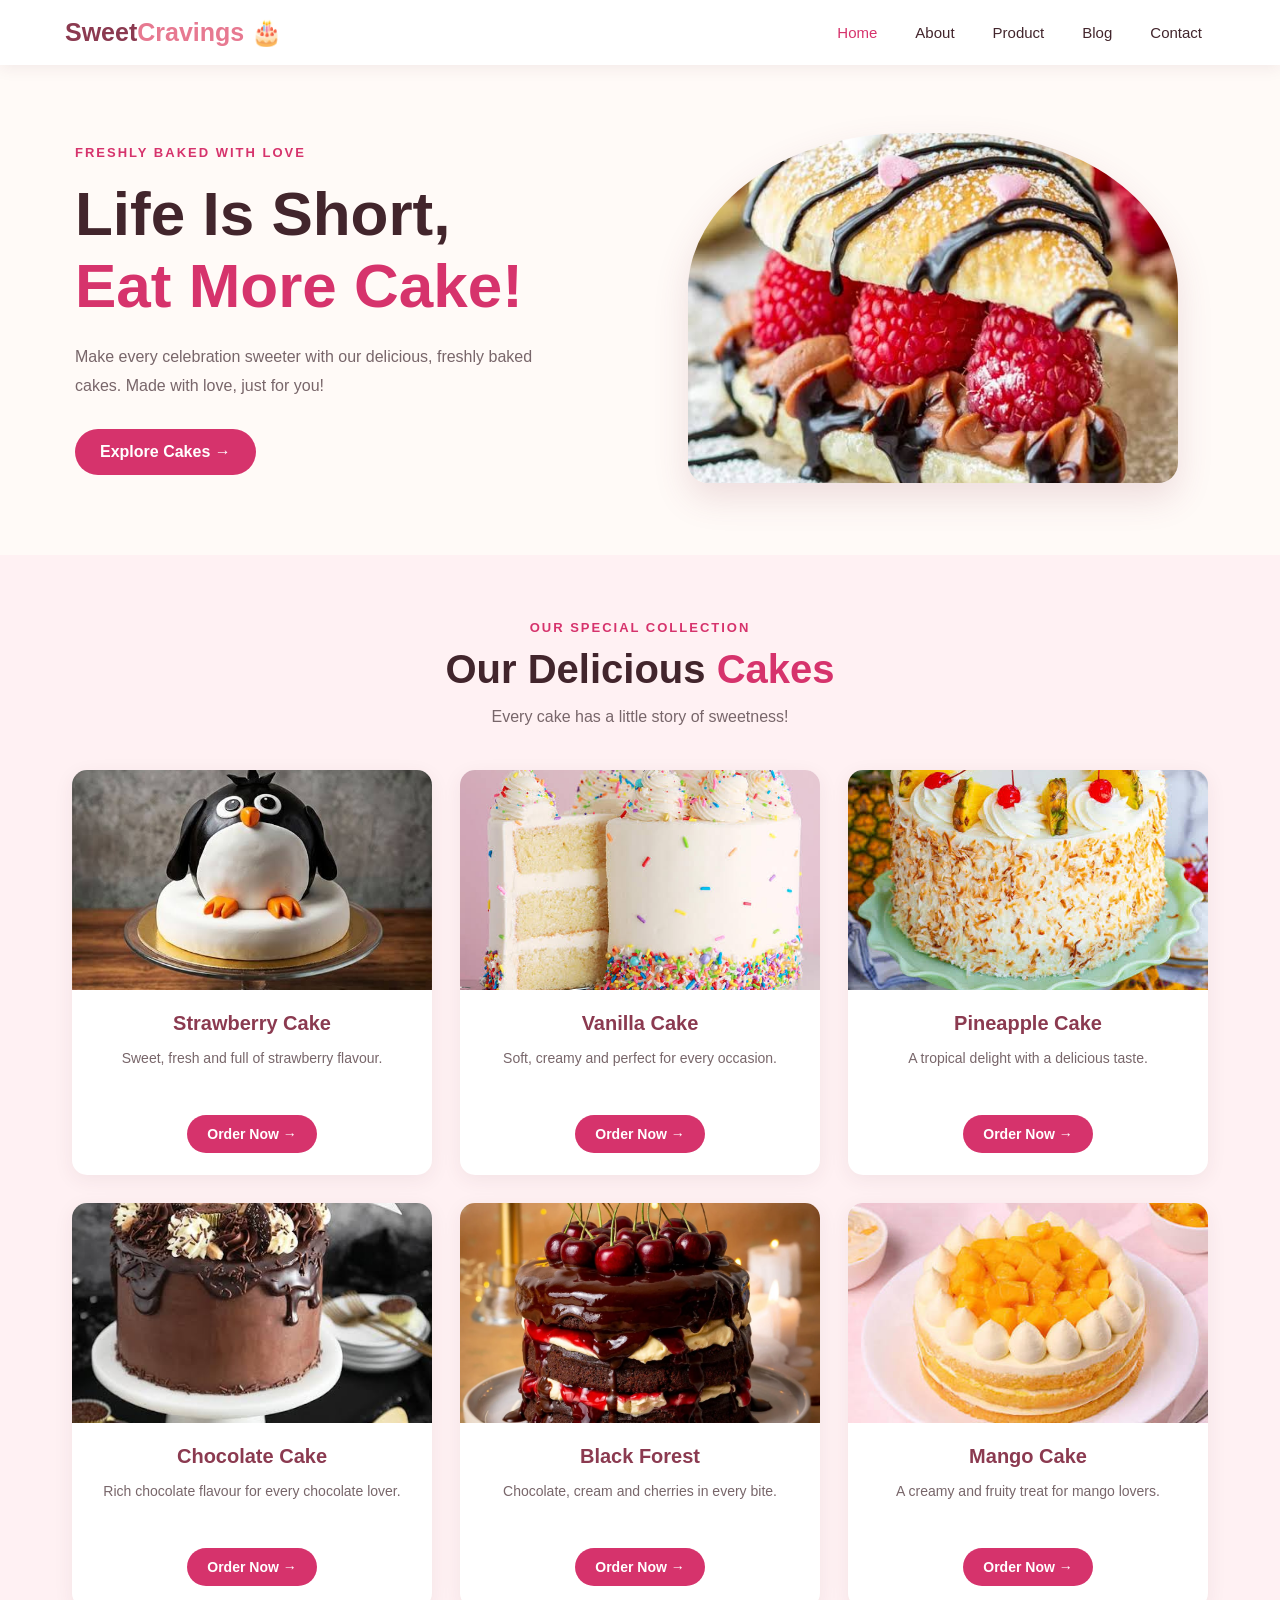
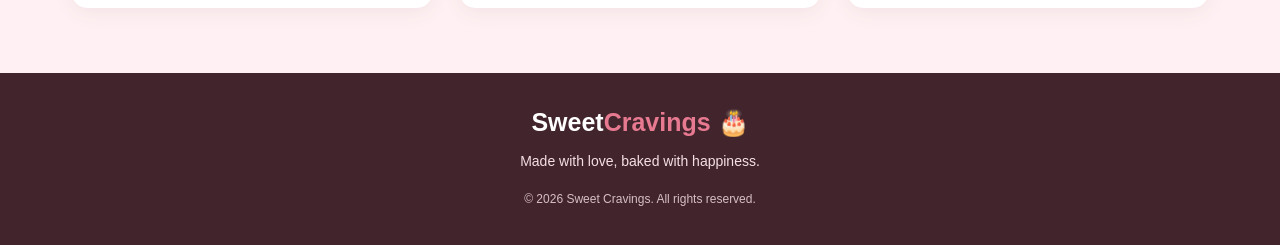
<file: index.html>
<!DOCTYPE html>
<html lang="en">
<head>
    <meta charset="UTF-8">
    <meta name="viewport" content="width=device-width, initial-scale=1.0">

    <title>Sweet Cravings | Cake Shop</title>
    <link rel="stylesheet" href="index.css">
</head>

<body>

    <header>
        <nav class="navbar">
            <a href="#" class="logo">Sweet<span>Cravings</span> 🎂</a>

            <ul class="v-nav">
                <li><a href="#" class="active">Home</a></li>
                <li><a href="About.html">About</a></li>
                <li><a href="Product.html">Product</a></li>
                <li><a href="Blog.html">Blog</a></li>
                <li><a href="Contact.html">Contact</a></li>
            </ul>
        </nav>
    </header>

    <section class="hero">
        <div class="hero-text">
            <p class="subtitle">FRESHLY BAKED WITH LOVE</p>

            <h1>
                Life Is Short,<br>
                <span>Eat More Cake!</span>
            </h1>

            <p class="description">
                Make every celebration sweeter with our delicious,
                freshly baked cakes. Made with love, just for you!
            </p>

            <a href="Product.html" class="main-btn">
                Explore Cakes →
            </a>
        </div>

        <div class="hero-image">
            <img src="assets/pestry.jpg" alt="Fresh delicious pastry">
        </div>
    </section>

    <!-- Cake Section -->
    <section class="cakes-section">

        <div class="section-heading">
            <p class="subtitle">OUR SPECIAL COLLECTION</p>
            <h2>Our Delicious <span>Cakes</span></h2>
            <p>Every cake has a little story of sweetness!</p>
        </div>

        <div class="cake-container">

            <div class="card">
                <img src="assets/birthday.jpg" alt="Strawberry cake">
                <div class="card-content">
                    <h3>Strawberry Cake</h3>
                    <p>Sweet, fresh and full of strawberry flavour.</p>
                    <a href="order.html" class="order-btn">Order Now →</a>
                </div>
            </div>

            <div class="card">
                <img src="assets/vanilla.jpg" alt="Vanilla cake">
                <div class="card-content">
                    <h3>Vanilla Cake</h3>
                    <p>Soft, creamy and perfect for every occasion.</p>
                    <a href="order.html" class="order-btn">Order Now →</a>
                </div>
            </div>

            <div class="card">
                <img src="assets/pineapple.jpg" alt="Pineapple cake">
                <div class="card-content">
                    <h3>Pineapple Cake</h3>
                    <p>A tropical delight with a delicious taste.</p>
                    <a href="order.html" class="order-btn">Order Now →</a>
                </div>
            </div>

            <div class="card">
                <img src="assets/chocolate.jpg" alt="Chocolate cake">
                <div class="card-content">
                    <h3>Chocolate Cake</h3>
                    <p>Rich chocolate flavour for every chocolate lover.</p>
                    <a href="order.html" class="order-btn">Order Now →</a>
                </div>
            </div>

            <div class="card">
                <img src="assets/blackforest.webp" alt="Black Forest cake">
                <div class="card-content">
                    <h3>Black Forest</h3>
                    <p>Chocolate, cream and cherries in every bite.</p>
                    <a href="order.html" class="order-btn">Order Now →</a>
                </div>
            </div>

            <div class="card">
                <img src="assets/mango.jpg" alt="Mango cake">
                <div class="card-content">
                    <h3>Mango Cake</h3>
                    <p>A creamy and fruity treat for mango lovers.</p>
                    <a href="order.html" class="order-btn">Order Now →</a>
                </div>
            </div>

        </div>
    </section>

    <footer class="footer">
        <h2>Sweet<span>Cravings</span> 🎂</h2>
        <p>Made with love, baked with happiness.</p>
        <p class="copyright">© 2026 Sweet Cravings. All rights reserved.</p>
    </footer>

</body>
</html>
</file>
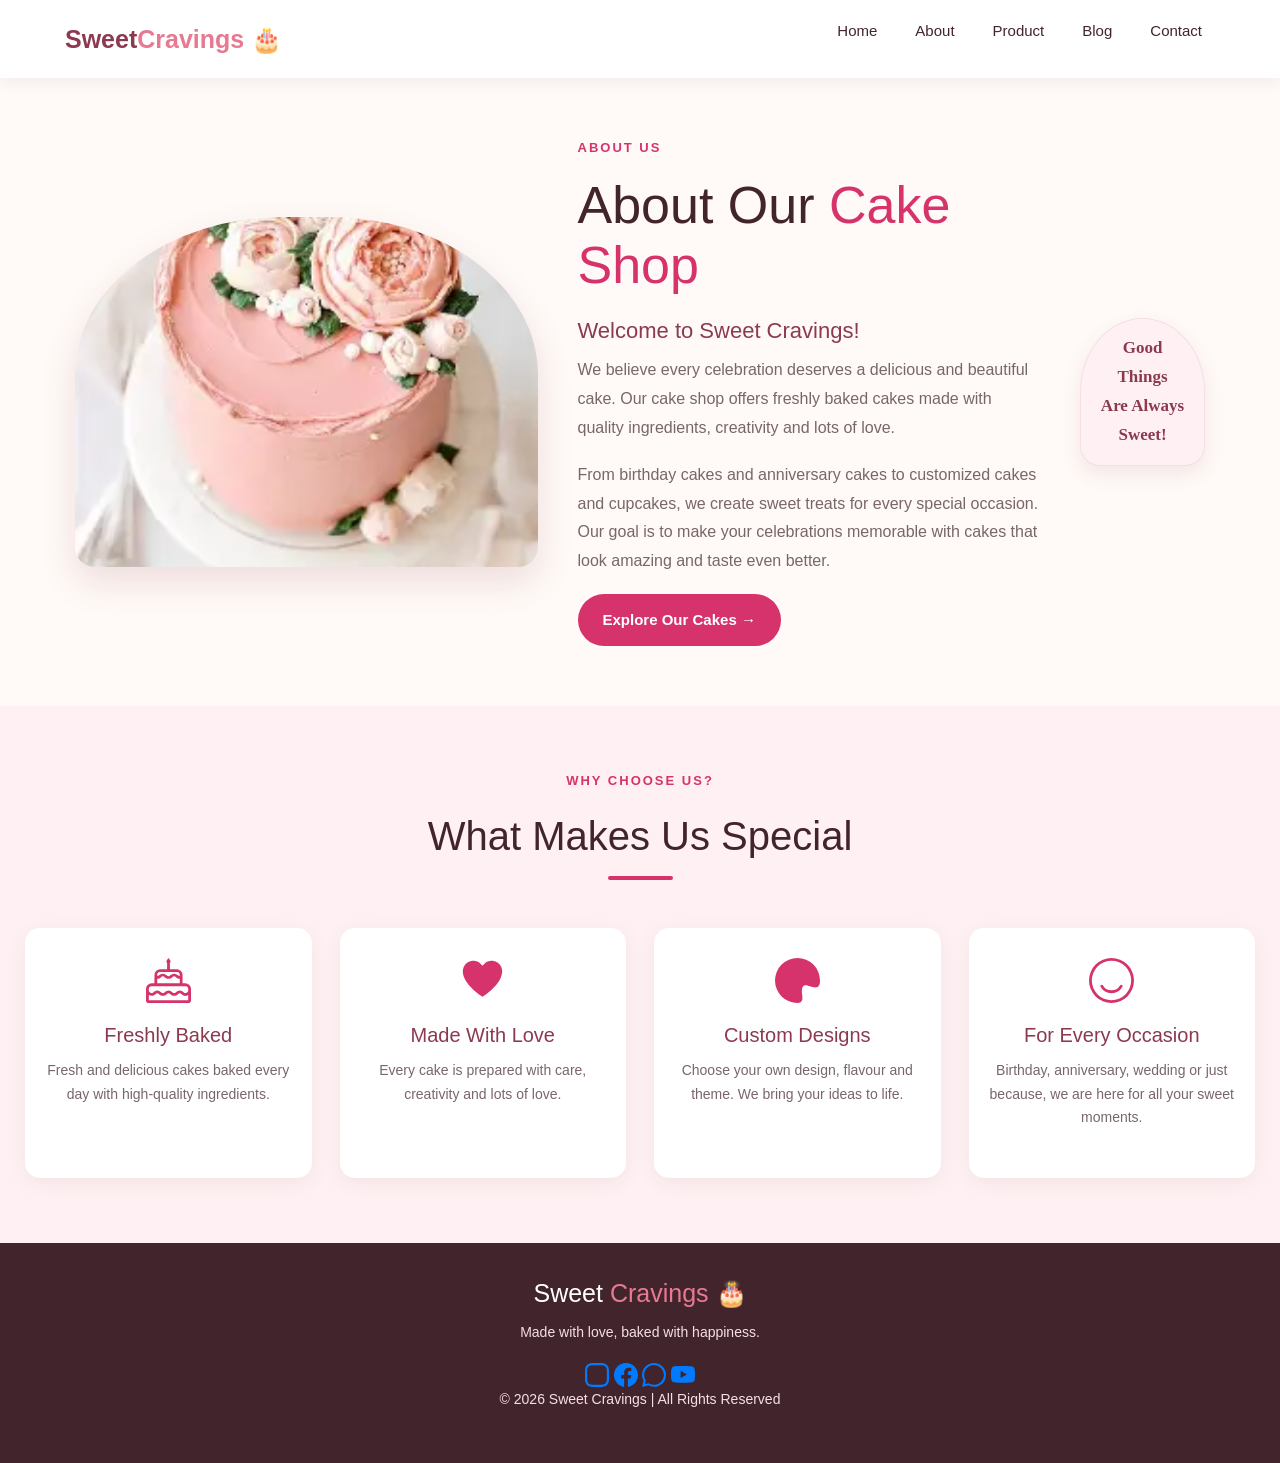
<file: About.html>
<!DOCTYPE html>
<html lang="en">

<head>
    <meta charset="UTF-8">
    <meta name="viewport" content="width=device-width, initial-scale=1.0">
    <link rel="stylesheet" href="https://cdn.jsdelivr.net/npm/bootstrap@4.5.3/dist/css/bootstrap.min.css" integrity="sha384-TX8t27EcRE3e/ihU7zmQxVncDAy5uIKz4rEkgIXeMed4M0jlfIDPvg6uqKI2xXr2" crossorigin="anonymous">

    <title>About Us | Sweet Cravings</title>

    <link rel="stylesheet" href="About.css">
</head>

<body>

    <div class="d1">

         <header>
        <nav class="navbar">
            <a href="#" class="logo">Sweet<span>Cravings</span> 🎂</a>

            <ul class="v-nav">
                <li><a href="index.html">Home</a></li>
                <li><a href="About.html">About</a></li>
                <li><a href="Product.html">Product</a></li>
                <li><a href="Blog.html">Blog</a></li>
                <li><a href="Contact.html">Contact</a></li>
            </ul>
        </nav>
    </header>

        
        <section class="about-section">

            <div class="about-layout">

                <div class="about">
                    <img
                        src="assets/pink.webp"
                        class="cake-img"
                        alt="Beautiful cake from Sweet Cravings">
                </div>

                <div class="about-content">

                    <p class="small-title">ABOUT US</p>

                    <h1 class="about-head">
                        About Our <span>Cake Shop</span>
                    </h1>

                    <h2 class="small-h2">
                        Welcome to Sweet Cravings!
                    </h2>

                    <p class="about-para">
                        We believe every celebration deserves
                        a delicious and beautiful cake. Our cake
                        shop offers freshly baked cakes made with
                        quality ingredients, creativity and lots
                        of love.
                    </p>

                    <p class="about-para">
                        From birthday cakes and anniversary cakes
                        to customized cakes and cupcakes, we create
                        sweet treats for every special occasion.
                        Our goal is to make your celebrations
                        memorable with cakes that look amazing
                        and taste even better.
                    </p>

                    <a href="Product.html" class="explore-btn">
                        Explore Our Cakes →
                    </a>

                </div>

                <div class="box">
                    Good Things<br>
                    Are Always<br>
                    Sweet!
                </div>

            </div>

        </section>

        <section class="special-section">

            <div class="some-special">
                <p class="small-title">WHY CHOOSE US?</p>

                <h1 class="tall-head">
                    What Makes Us Special
                </h1>
            </div>

            <div class="card">

                <svg xmlns="http://www.w3.org/2000/svg"
                     width="50" height="50"
                     fill="currentColor"
                     viewBox="0 0 16 16"
                     aria-hidden="true">

                    <path d="m7.994.013-.595.79a.747.747 0 0 0 .101 1.01V4H5a2 2 0 0 0-2 2v3H2a2 2 0 0 0-2 2v4a1 1 0 0 0 1 1h14a1 1 0 0 0 1-1v-4a2 2 0 0 0-2-2h-1V6a2 2 0 0 0-2-2H8.5V1.806A.747.747 0 0 0 8.592.802zM4 6a1 1 0 0 1 1-1h6a1 1 0 0 1 1 1v.414a.9.9 0 0 1-.646-.268 1.914 1.914 0 0 0-2.708 0 .914.914 0 0 1-1.292 0 1.914 1.914 0 0 0-2.708 0A.9.9 0 0 1 4 6.414zm0 1.414c.49 0 .98-.187 1.354-.56a.914.914 0 0 1 1.292 0c.748.747 1.96.747 2.708 0a.914.914 0 0 1 1.292 0c.374.373.864.56 1.354.56V9H4zM1 11a1 1 0 0 1 1-1h12a1 1 0 0 1 1 1v.793l-.354.354a.914.914 0 0 1-1.293 0 1.914 1.914 0 0 0-2.707 0 .914.914 0 0 1-1.292 0 1.914 1.914 0 0 0-2.708 0 .914.914 0 0 1-1.292 0 1.914 1.914 0 0 0-2.708 0 .914.914 0 0 1-1.292 0L1 11.793zm11.646 1.854a1.915 1.915 0 0 0 2.354.279V15H1v-1.867c.737.452 1.715.36 2.354-.28a.914.914 0 0 1 1.292 0c.748.748 1.96.748 2.708 0a.914.914 0 0 1 1.292 0c.748.748 1.96.748 2.707 0a.914.914 0 0 1 1.293 0Z"/>

                </svg>

                <h2>Freshly Baked</h2>

                <p>
                    Fresh and delicious cakes baked every day
                    with high-quality ingredients.
                </p>

            </div>

            <div class="card">

                <svg xmlns="http://www.w3.org/2000/svg"
                     width="50" height="50"
                     fill="currentColor"
                     viewBox="0 0 16 16"
                     aria-hidden="true">

                    <path d="m8 2.748-.717-.737C5.6.281 2.514.878 1.4 3.053c-.523 1.023-.641 2.5.314 4.385.92 1.815 2.834 3.989 6.286 6.357 3.452-2.368 5.365-4.542 6.286-6.357.955-1.886.838-3.362.314-4.385C13.486.878 10.4.28 8.717 2.01z"/>

                </svg>

                <h2>Made With Love</h2>

                <p>
                    Every cake is prepared with care,
                    creativity and lots of love.
                </p>

            </div>

            <div class="card">

                <svg xmlns="http://www.w3.org/2000/svg"
                     width="50" height="50"
                     fill="currentColor"
                     viewBox="0 0 16 16"
                     aria-hidden="true">

                    <path d="M8 5a1.5 1.5 0 1 0 0-3 1.5 1.5 0 0 0 0 3m4 3a1.5 1.5 0 1 0 0-3 1.5 1.5 0 0 0 0 3M5.5 7a1.5 1.5 0 1 1-3 0 1.5 1.5 0 0 1 3 0m.5 6a1.5 1.5 0 1 0 0-3 1.5 1.5 0 0 0 0 3"/>

                    <path d="M16 8c0 3.15-1.866 2.585-3.567 2.07C11.42 9.763 10.465 9.473 10 10c-.603.683-.475 1.819-.351 2.92C9.826 14.495 9.996 16 8 16a8 8 0 1 1 8-8"/>

                </svg>

                <h2>Custom Designs</h2>

                <p>
                    Choose your own design, flavour and theme.
                    We bring your ideas to life.
                </p>

            </div>

            <div class="card">

                <svg xmlns="http://www.w3.org/2000/svg"
                     width="50" height="50"
                     fill="currentColor"
                     viewBox="0 0 16 16"
                     aria-hidden="true">

                    <path d="M8 15A7 7 0 1 1 8 1a7 7 0 0 1 0 14m0 1A8 8 0 1 0 8 0a8 8 0 0 0 0 16"/>

                    <path d="M4.285 9.567a.5.5 0 0 1 .683.183A3.5 3.5 0 0 0 8 11.5a3.5 3.5 0 0 0 3.032-1.75.5.5 0 1 1 .866.5A4.5 4.5 0 0 1 8 12.5a4.5 4.5 0 0 1-3.898-2.25.5.5 0 0 1 .183-.683"/>

                </svg>

                <h2>For Every Occasion</h2>

                <p>
                    Birthday, anniversary, wedding or just because,
                    we are here for all your sweet moments.
                </p>

            </div>

        </section>

        <footer>

            <h2 class="footer-logo">
                Sweet <span>Cravings</span> 🎂
            </h2>

            <p class="footer-text">
                Made with love, baked with happiness.
            </p>

            <div class="count">

                <a href="https://www.instagram.com/"
                   target="_blank"
                   rel="noopener noreferrer"
                   aria-label="Instagram">

                    <svg xmlns="http://www.w3.org/2000/svg"
                         width="24" height="24"
                         fill="currentColor"
                         viewBox="0 0 16 16">

                        <path d="M8 0C5.829 0 5.556.01 4.703.048 3.85.088 3.269.222 2.76.42a3.9 3.9 0 0 0-1.417.923A3.9 3.9 0 0 0 .42 2.76C.222 3.268.087 3.85.048 4.7.01 5.555 0 5.827 0 8.001c0 2.172.01 2.444.048 3.297.04.852.174 1.433.372 1.942.205.526.478.972.923 1.417.444.445.89.719 1.416.923.51.198 1.09.333 1.942.372C5.555 15.99 5.827 16 8 16s2.444-.01 3.298-.048c.851-.04 1.434-.174 1.943-.372a3.9 3.9 0 0 0 1.416-.923c.445-.445.718-.891.923-1.417.197-.509.332-1.09.372-1.942C15.99 10.445 16 10.173 16 8s-.01-2.445-.048-3.299c-.04-.851-.175-1.433-.372-1.941a3.9 3.9 0 0 0-.923-1.417A3.9 3.9 0 0 0 13.24.42c-.51-.198-1.092-.333-1.943-.372C10.443.01 10.172 0 7.998 0zm-.717 1.442h.718c2.136 0 2.389.007 3.232.046.78.035 1.204.166 1.486.275.373.145.64.319.92.599s.453.546.598.92c.11.281.24.705.275 1.485.039.843.047 1.096.047 3.231s-.008 2.389-.047 3.232c-.035.78-.166 1.203-.275 1.485a2.5 2.5 0 0 1-.599.919c-.28.28-.546.453-.92.598-.28.11-.704.24-1.485.276-.843.038-1.096.047-3.232.047s-2.39-.009-3.233-.047c-.78-.036-1.203-.166-1.485-.276a2.5 2.5 0 0 1-.92-.598 2.5 2.5 0 0 1-.6-.92c-.109-.281-.24-.705-.275-1.485-.038-.843-.046-2.388-.046-3.233s.008-2.388.046-3.231c.036-.78.166-1.204.276-1.486.145-.373.319-.64.599-.92s.546-.453.92-.598c.282-.11.705-.24 1.485-.276.738-.034 1.024-.044 2.515-.045z"/>

                    </svg>
                </a>

                <a href="https://www.facebook.com/"
                   target="_blank"
                   rel="noopener noreferrer"
                   aria-label="Facebook">

                    <svg xmlns="http://www.w3.org/2000/svg"
                         width="24" height="24"
                         fill="currentColor"
                         viewBox="0 0 16 16">

                        <path d="M16 8.049c0-4.446-3.582-8.05-8-8.05C3.58-.001-.002 3.603-.002 8.05c0 4.017 2.926 7.347 6.75 7.951v-5.625h-2.03V8.05H6.75V6.275c0-2.017 1.195-3.131 3.022-3.131.876 0 1.791.157 1.791.157v1.98h-1.009c-.993 0-1.303.621-1.303 1.258v1.51h2.218l-.354 2.326H9.25V16c3.824-.604 6.75-3.934 6.75-7.951"/>

                    </svg>
                </a>

                <a href="https://www.whatsapp.com/"
                   target="_blank"
                   rel="noopener noreferrer"
                   aria-label="WhatsApp">

                    <svg xmlns="http://www.w3.org/2000/svg"
                         width="24" height="24"
                         fill="currentColor"
                         viewBox="0 0 16 16">

                        <path d="M13.601 2.326A7.85 7.85 0 0 0 7.994 0C3.627 0 .068 3.558.064 7.926c0 1.399.366 2.76 1.057 3.965L0 16l4.204-1.102a7.9 7.9 0 0 0 3.79.965h.004c4.368 0 7.926-3.558 7.93-7.93A7.9 7.9 0 0 0 13.6 2.326zM7.994 14.521a6.6 6.6 0 0 1-3.356-.92l-.24-.144-2.494.654.666-2.433-.156-.251a6.56 6.56 0 0 1-1.007-3.505c0-3.626 2.957-6.584 6.591-6.584a6.56 6.56 0 0 1 4.66 1.931 6.56 6.56 0 0 1 1.928 4.66c-.004 3.639-2.961 6.592-6.592 6.592"/>

                    </svg>
                </a>

                <a href="https://www.youtube.com/"
                   target="_blank"
                   rel="noopener noreferrer"
                   aria-label="YouTube">

                    <svg xmlns="http://www.w3.org/2000/svg"
                         width="24" height="24"
                         fill="currentColor"
                         viewBox="0 0 16 16">

                        <path d="M8.051 1.999h.089c.822.003 4.987.033 6.11.335a2.01 2.01 0 0 1 1.415 1.42c.101.38.172.883.22 1.402l.01.104.022.26.008.104c.065.914.073 1.77.074 1.957v.075c-.001.194-.01 1.108-.082 2.06l-.008.105-.009.104c-.05.572-.124 1.14-.235 1.558a2.01 2.01 0 0 1-1.415 1.42c-1.16.312-5.569.334-6.18.335h-.142c-.309 0-1.587-.006-2.927-.052l-.17-.006-.087-.004-.171-.007-.171-.007c-1.11-.049-2.167-.128-2.654-.26a2.01 2.01 0 0 1-1.415-1.419c-.111-.417-.185-.986-.235-1.558L.09 9.82l-.008-.104A31 31 0 0 1 0 7.68v-.123c.002-.215.01-.958.064-1.778l.007-.103.003-.052.008-.104.022-.26.01-.104c.048-.519.119-1.023.22-1.402a2.01 2.01 0 0 1 1.415-1.42c.487-.13 1.544-.21 2.654-.26l.17-.007.172-.006.086-.003.171-.007A100 100 0 0 1 7.858 2zM6.4 5.209v4.818l4.157-2.408z"/>

                    </svg>
                </a>

            </div>

            <p class="footer-text">
                © 2026 Sweet Cravings | All Rights Reserved
            </p>

        </footer>

    </div>

</body>
</html>
</file>
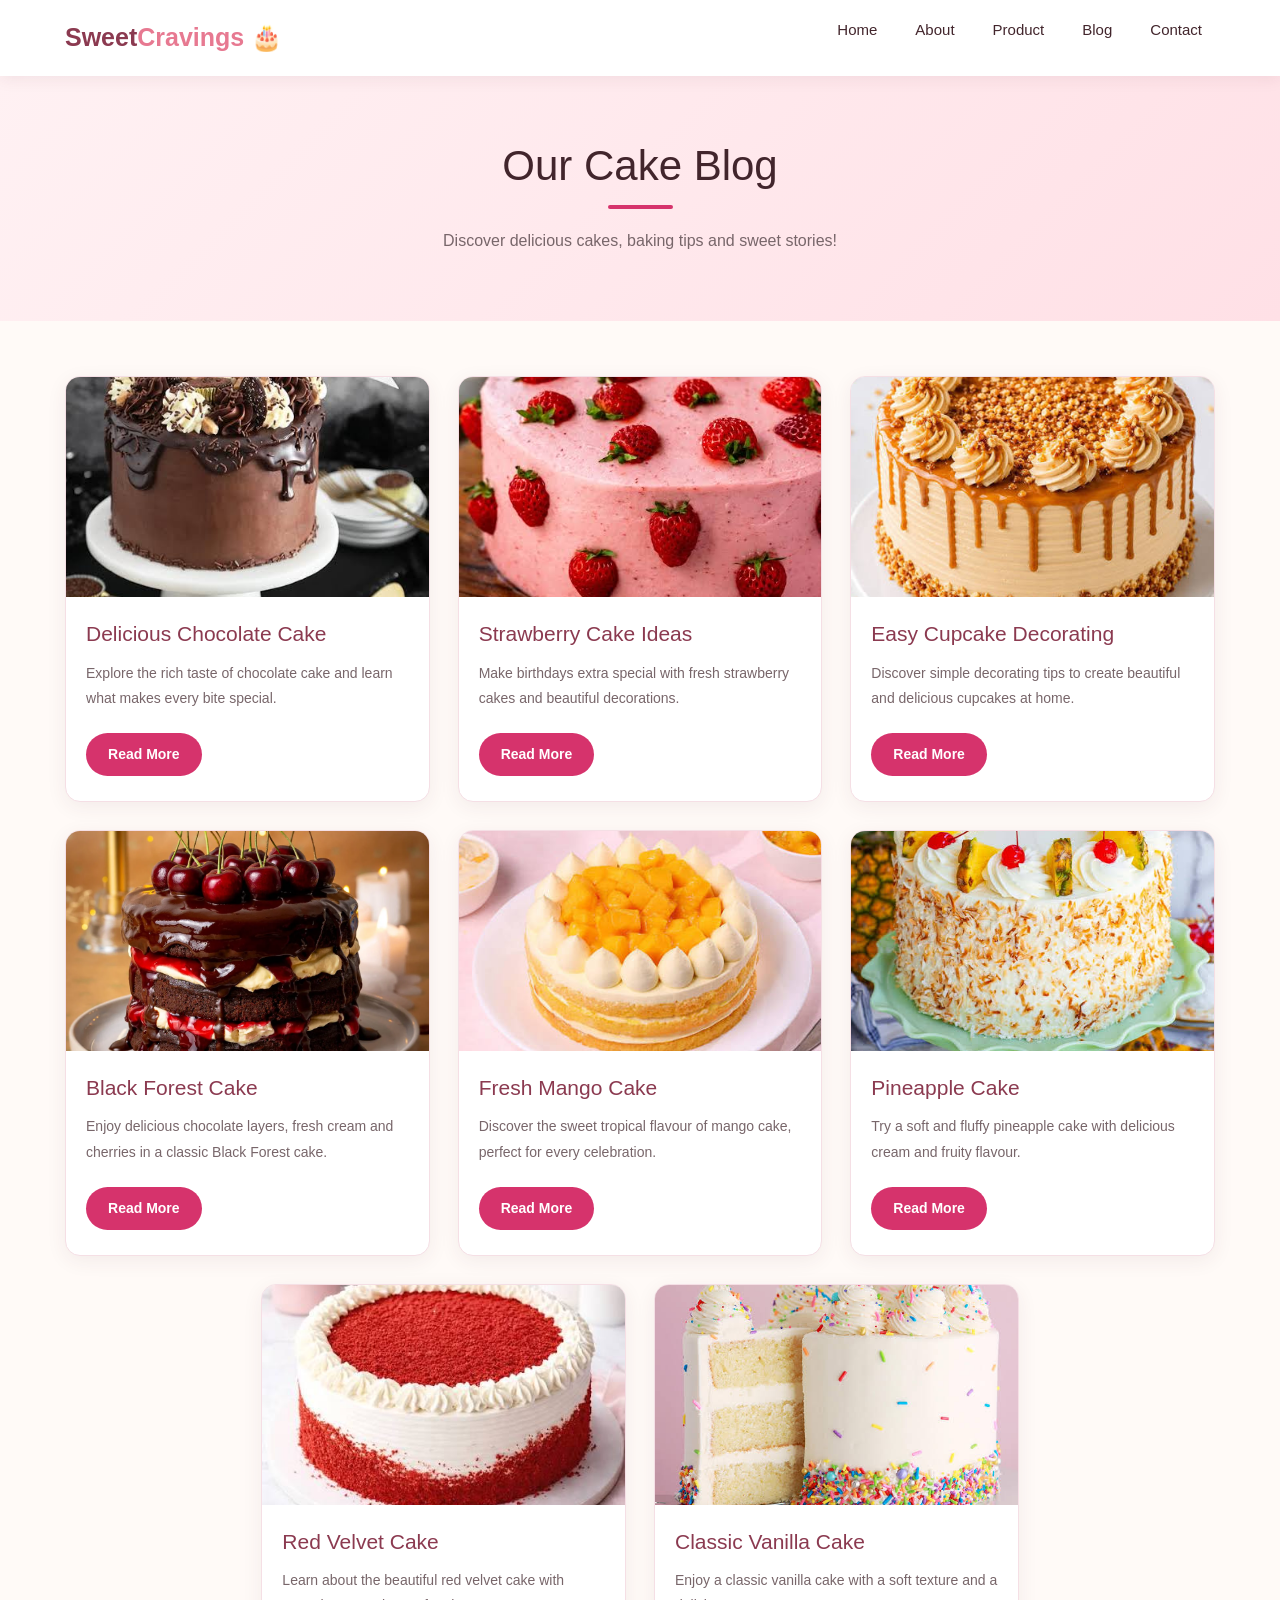
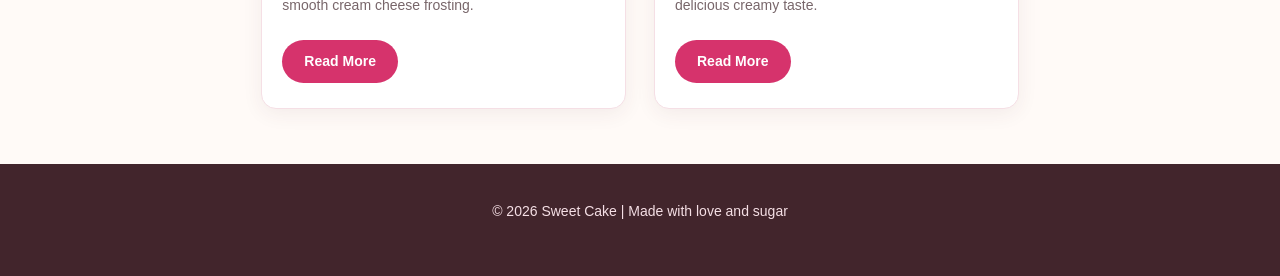
<file: blog.html>
<!DOCTYPE html>
<html lang="en">
<head>
    <meta charset="UTF-8">
    <meta name="viewport" content="width=device-width, initial-scale=1.0">
    <link rel="stylesheet" href="https://cdn.jsdelivr.net/npm/bootstrap@4.5.3/dist/css/bootstrap.min.css" integrity="sha384-TX8t27EcRE3e/ihU7zmQxVncDAy5uIKz4rEkgIXeMed4M0jlfIDPvg6uqKI2xXr2" crossorigin="anonymous">
    <link rel="stylesheet" href="blog.css">
    <title>Sweet Cake - Blog</title>
</head>

<body>
<div class="d1">

    <header>
                <nav class="navbar">

             <a href="#" class="logo">Sweet<span>Cravings</span> 🎂</a>
            <ul class="v-nav">
                <li class="h-items"><a href="index.html">Home</a></li>
                <li class="h-items"><a href="About.html">About</a></li>
                <li class="h-items"><a href="Product.html">Product</a></li>
                <li class="h-items"><a href="Blog.html">Blog</a></li>
                <li class="h-items"><a href="Contact.html">Contact</a></li>
            </ul>
        </nav>
    </header>

    <section class="hero">
        <h1>Our Cake Blog</h1>
        <p>Discover delicious cakes, baking tips and sweet stories!</p>
    </section>

    <section class="blog-container">

        <div class="blog-card">
            <img src="assets/chocolate.jpg" alt="Chocolate Cake">
            <div class="blog-content">
                <h3>Delicious Chocolate Cake</h3>
                <p>Explore the rich taste of chocolate cake and learn what makes every bite special.</p>
                <a href="readmore.html">Read More</a>
            </div>
        </div>

        <div class="blog-card">
            <img src="assets/strawberry.jpg" alt="Strawberry Cake">
            <div class="blog-content">
                <h3>Strawberry Cake Ideas</h3>
                <p>Make birthdays extra special with fresh strawberry cakes and beautiful decorations.</p>
                <a href="readmore.html">Read More</a>
            </div>
        </div>

        <div class="blog-card">
            <img src="assets/butterscotch.jpg" alt="Butterscotch Cake">
            <div class="blog-content">
                <h3>Easy Cupcake Decorating</h3>
                <p>Discover simple decorating tips to create beautiful and delicious cupcakes at home.</p>
                <a href="readmore.html">Read More</a>
            </div>
        </div>

        <div class="blog-card">
            <img src="assets/blackforest.webp" alt="Black Forest Cake">
            <div class="blog-content">
                <h3>Black Forest Cake</h3>
                <p>Enjoy delicious chocolate layers, fresh cream and cherries in a classic Black Forest cake.</p>
                <a href="readmore.html">Read More</a>
            </div>
        </div>

        <div class="blog-card">
            <img src="assets/mango.jpg" alt="Mango Cake">
            <div class="blog-content">
                <h3>Fresh Mango Cake</h3>
                <p>Discover the sweet tropical flavour of mango cake, perfect for every celebration.</p>
                <a href="readmore.html">Read More</a>
            </div>
        </div>

        <div class="blog-card">
            <img src="assets/pineapple.jpg" alt="Pineapple Cake">
            <div class="blog-content">
                <h3>Pineapple Cake</h3>
                <p>Try a soft and fluffy pineapple cake with delicious cream and fruity flavour.</p>
                <a href="readmore.html">Read More</a>
            </div>
        </div>

        <div class="blog-card">
            <img src="assets/redvelvet.jpg" alt="Red Velvet Cake">
            <div class="blog-content">
                <h3>Red Velvet Cake</h3>
                <p>Learn about the beautiful red velvet cake with smooth cream cheese frosting.</p>
                <a href="readmore.html">Read More</a>
            </div>
        </div>

        <div class="blog-card">
            <img src="assets/vanilla.jpg" alt="Vanilla Cake">
            <div class="blog-content">
                <h3>Classic Vanilla Cake</h3>
                <p>Enjoy a classic vanilla cake with a soft texture and a delicious creamy taste.</p>
                <a href="readmore.html">Read More</a>
            </div>
        </div>

    </section>

    <footer>
        <p>© 2026 Sweet Cake | Made with love and sugar</p>
    </footer>

</div>
</body>
</html>
</file>
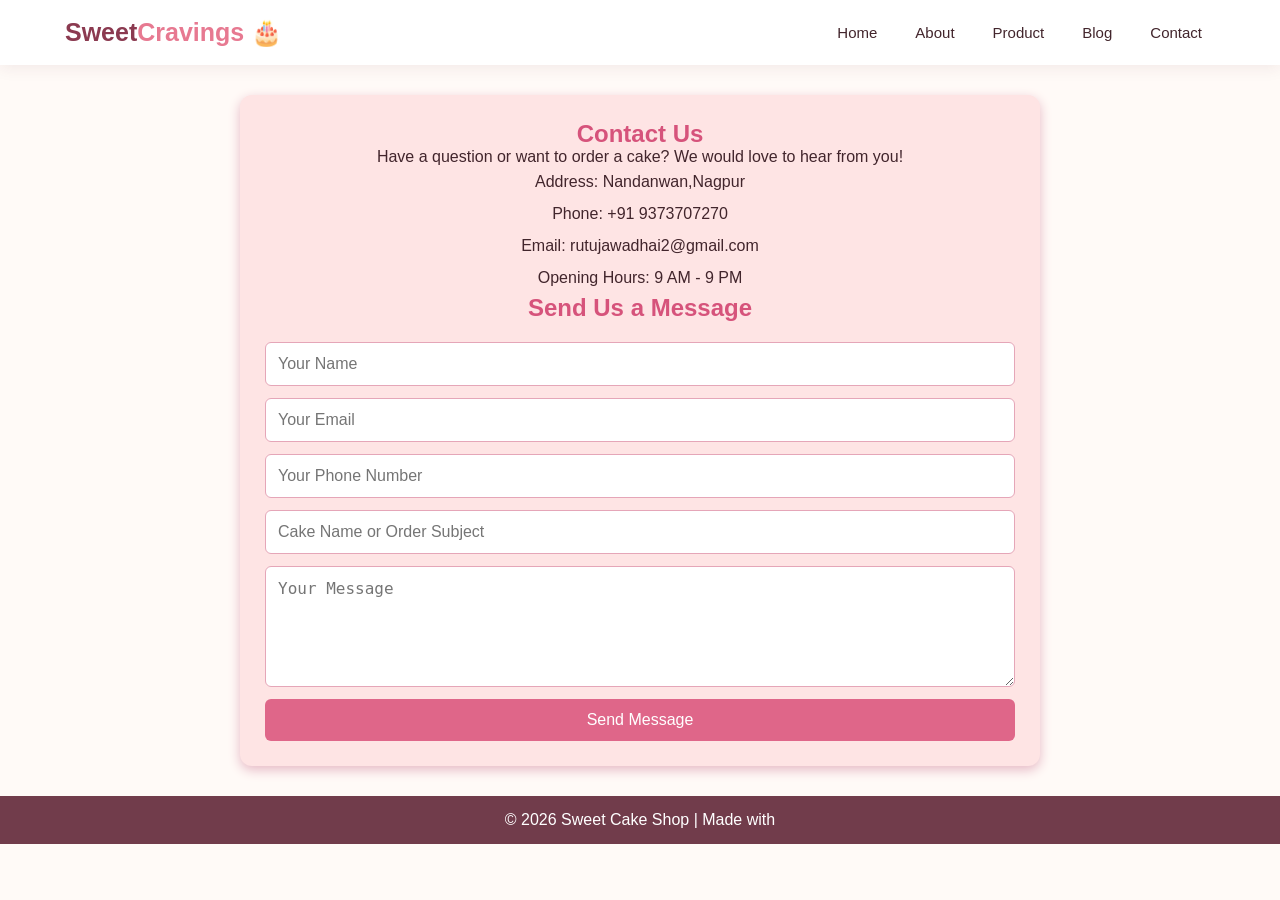
<file: contact.html>
<!DOCTYPE html>
<html lang="en">
<head>
    <meta charset="UTF-8">
    <meta name="viewport" content="width=device-width, initial-scale=1.0">
    <link rel="stylesheet" href="contact.css">
    <title>Contact Us - Sweet Cake Shop</title>

       
</head>

<body>
    <header>
         <nav class="navbar">

             <a href="#" class="logo">Sweet<span>Cravings</span> 🎂</a>
            <ul class="v-nav">
                <li class="h-items"><a href="index.html">Home</a></li>
                <li class="h-items"><a href="About.html">About</a></li>
                <li class="h-items"><a href="Product.html">Product</a></li>
                <li class="h-items"><a href="Blog.css">Blog</a></li>
                <li class="h-items"><a href="Contact.html">Contact</a></li>
            </ul>
        </nav>
    </header>

<div class="container">
    <h2>Contact Us </h2>

    <p style="text-align:center;">
        Have a question or want to order a cake?
        We would love to hear from you!
    </p>

    <div class="contact-info">
        <p> Address: Nandanwan,Nagpur</p>
        <p> Phone: +91 9373707270</p>
        <p> Email: rutujawadhai2@gmail.com</p>
        <p> Opening Hours: 9 AM - 9 PM</p>
    </div>

    <h2>Send Us a Message</h2>

    <form >
        <input type="text" placeholder="Your Name" required>
        <input type="email" placeholder="Your Email" required>
        <input type="tel" placeholder="Your Phone Number">
        <input type="text" placeholder="Cake Name or Order Subject">
        <textarea rows="5" placeholder="Your Message" required></textarea>
        <button type="submit">Send Message</button>
    </form>
</div>

<footer>
    <p>© 2026 Sweet Cake Shop | Made with </p>
</footer>

</body>
</html>
</file>
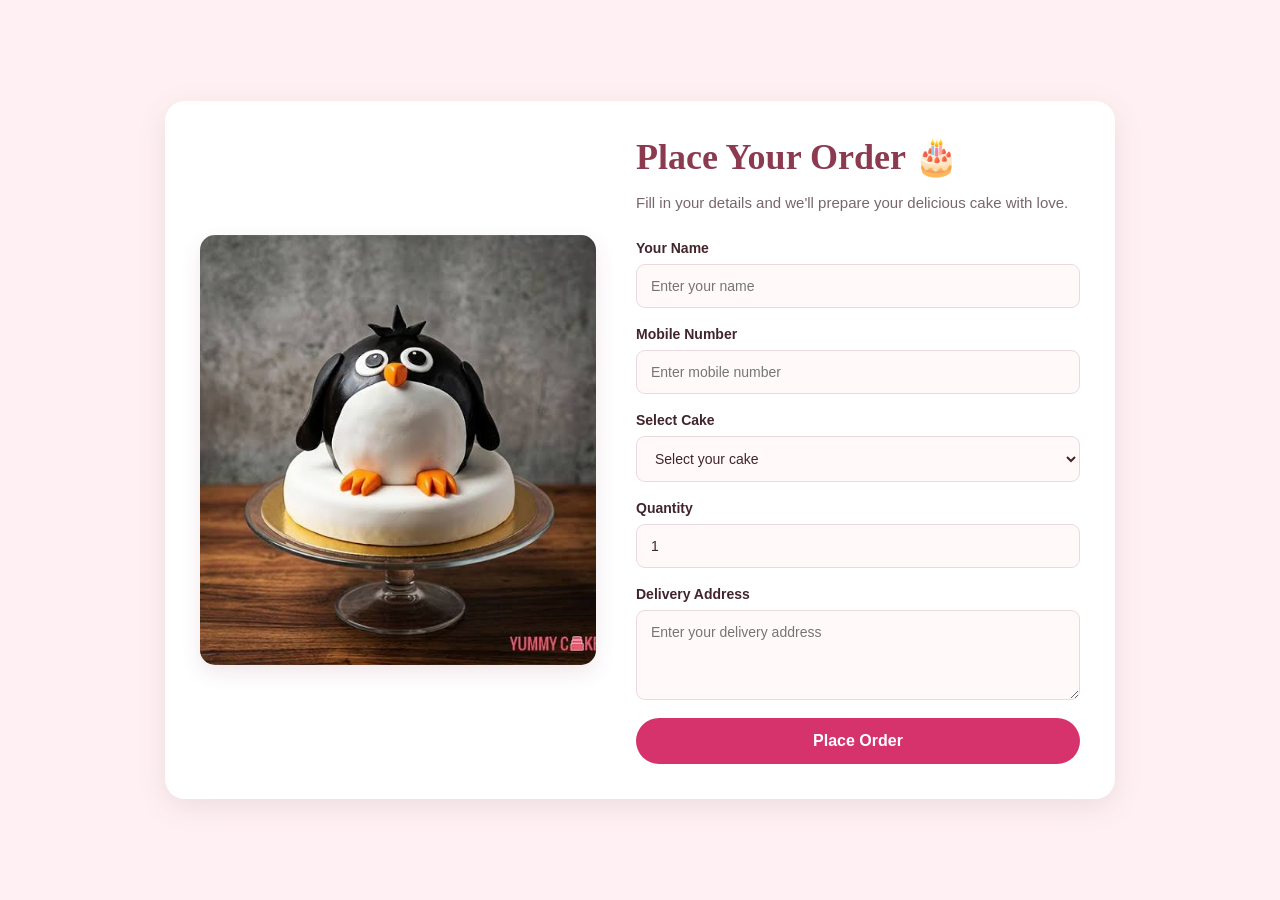
<file: order.html>
<!DOCTYPE html>
<html lang="en">
<head>
    <meta charset="UTF-8">
    <meta name="viewport" content="width=device-width, initial-scale=1.0">
    <link rel="stylesheet" href="order.css">

    <title>Place Your Order</title>

    <link rel="stylesheet"
        href="https://cdn.jsdelivr.net/npm/bootstrap-icons@1.11.3/font/bootstrap-icons.min.css">

    
</head>

<body>

<div class="order-page">

    <div class="order-box">

        

        <div class="cake-image">
            <img src="assets/birthday.jpg">
        </div>
     
        <div class="order-form">

            <h1>Place Your Order 🎂</h1>

            <p>
                Fill in your details and we'll prepare
                your delicious cake with love.
            </p>


            <form>

                <div class="input-box">
                    <label>Your Name</label>
                    <input type="text"
                           placeholder="Enter your name"
                           required>
                </div>


                <div class="input-box">
                    <label>Mobile Number</label>
                    <input type="tel"
                           placeholder="Enter mobile number"
                           required>
                </div>


                <div class="input-box">
                    <label>Select Cake</label>

                    <select required>

                        <option value="">
                            Select your cake
                        </option>

                        <option>
                            Chocolate Truffle Cake
                        </option>

                        <option>
                            Strawberry Cake
                        </option>

                        <option>
                            Red Velvet Cake
                        </option>

                        <option>
                            Black Forest Cake
                        </option>

                        <option>
                            Butterscotch Cake
                        </option>

                        <option>
                            Birthday Special Cake
                        </option>

                    </select>

                </div>


                <div class="input-box">
                    <label>Quantity</label>

                    <input type="number"
                           min="1"
                           value="1"
                           required>
                </div>


                <div class="input-box">
                    <label>Delivery Address</label>

                    <textarea
                        placeholder="Enter your delivery address"
                        required></textarea>
                </div>


                <button type="submit" class="place-order">

                   

                    Place Order

                </button>

            </form>



        </div>

    </div>

</div>

</body>
</html>
</file>
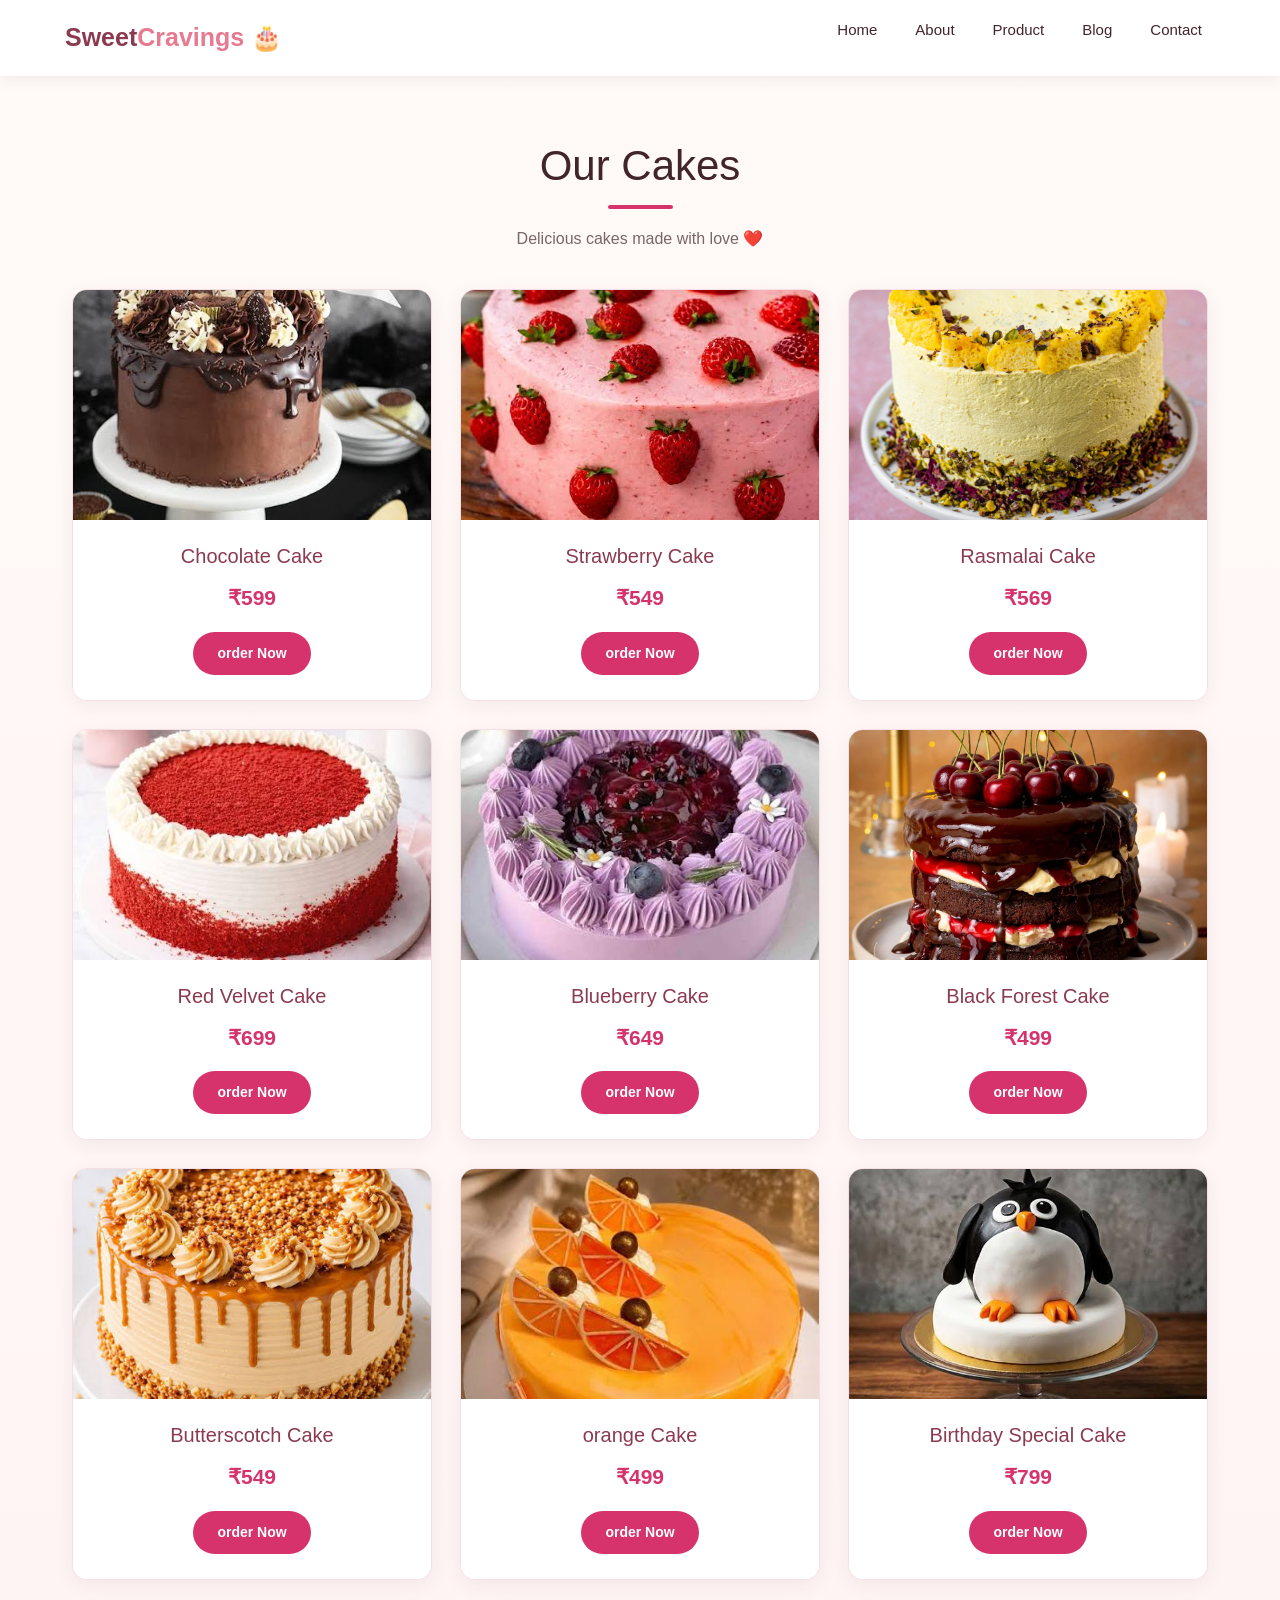
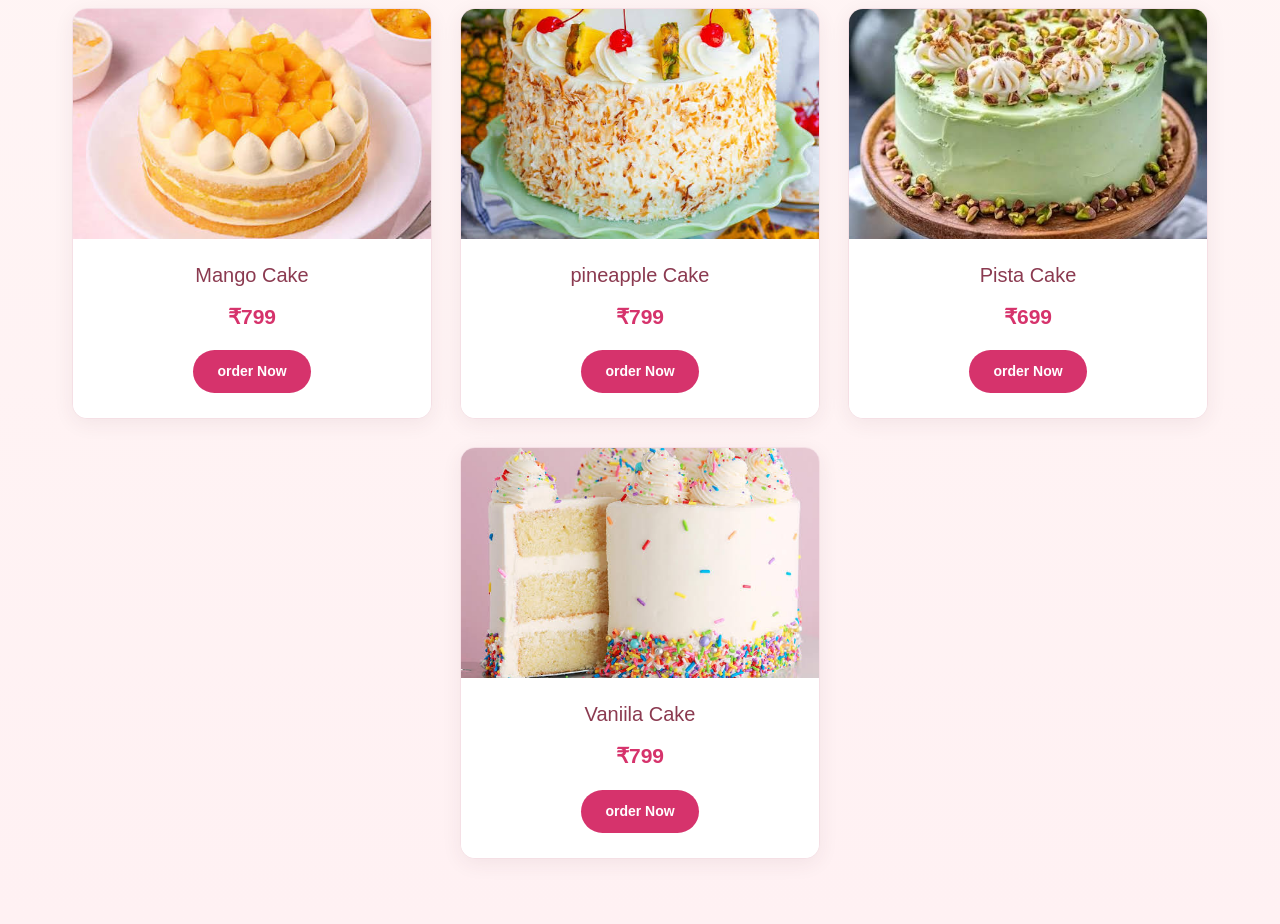
<file: Product.html>
<!DOCTYPE html>
<html lang="en">
<head>
    <meta charset="UTF-8">
    <meta name="viewport" content="width=device-width, initial-scale=1.0">
    <link rel="stylesheet" href="https://cdn.jsdelivr.net/npm/bootstrap@4.5.3/dist/css/bootstrap.min.css" integrity="sha384-TX8t27EcRE3e/ihU7zmQxVncDAy5uIKz4rEkgIXeMed4M0jlfIDPvg6uqKI2xXr2" crossorigin="anonymous">
    <title>Cake Products</title>
    <link rel="stylesheet" href="Product.css">



</head>

<body>
    <div class="d1">
           <header>
        <nav class="navbar">
            <a href="#" class="logo">Sweet<span>Cravings</span> 🎂</a>

            <ul class="v-nav">
                <li><a href="index.html">Home</a></li>
                <li><a href="About.html">About</a></li>
                <li><a href="Product.html">Product</a></li>
                <li><a href="blog.html">Blog</a></li>
                <li><a href="contact.html">Contact</a></li>
            </ul>
        </nav>
    </header>
           

<section class="products">

    <h1>Our Cakes</h1>
    <p>Delicious cakes made with love ❤️</p>

      
    <div class="product-container">

        <div class="card">

            <img src="assets/chocolate.jpg">

            <div class="card-content">
                <h2>Chocolate Cake</h2>
                <p class="price">₹599</p>
                <a href="order.html" class="order-btn">order Now</a>
               
            </div>
        </div>


        <div class="card">
            <img src="assets/strawberry.jpg">

            <div class="card-content">
                <h2>Strawberry Cake</h2>
                <p class="price">₹549</p>
                <a href="order.html" class="order-btn">order Now</a>
            </div>
        </div>
        
        <div class="card">
            <img src="assets/rasmalai.jpg">

            <div class="card-content">
                <h2>Rasmalai Cake</h2>
                <p class="price">₹569</p>
                <a href="order.html" class="order-btn">order Now</a>
            </div>
        </div>


        <div class="card">
            <img src="assets/redvelvet.jpg">

            <div class="card-content">
                <h2>Red Velvet Cake</h2>
                <p class="price">₹699</p>
                <a href="order.html" class="order-btn">order Now</a>
            </div>
        </div>
        <div class="card">
            <img src="assets/blueberry.jpg">

            <div class="card-content">
                <h2>Blueberry Cake</h2>
                <p class="price">₹649</p>
                <a href="order.html" class="order-btn">order Now</a>
            </div>
        </div>


        <div class="card">
            <img src="assets/blackforest.webp">

            <div class="card-content">
                <h2>Black Forest Cake</h2>
                <p class="price">₹499</p>
                <a href="order.html" class="order-btn">order Now</a>
            </div>
        </div>


        <div class="card">
            <img src="assets/butterscotch.jpg" >

            <div class="card-content">
                <h2>Butterscotch Cake</h2>
                <p class="price">₹549</p>
                <a href="order.html" class="order-btn">order Now</a>

            </div>
        </div>
         <div class="card">
            <img src="assets/orange.jpg" >

            <div class="card-content">
                <h2>orange Cake</h2>
                <p class="price">₹499</p>
                <a href="order.html" class="order-btn">order Now</a>

            </div>
        </div>



        <div class="card">
            <img src="assets/birthday.jpg" >

            <div class="card-content">
                <h2>Birthday Special Cake</h2>
                <p class="price">₹799</p>
                <a href="order.html" class="order-btn">order Now</a>


            </div>
        </div>
          <div class="card">
            <img src="assets/mango.jpg" >

            <div class="card-content">
                <h2>Mango Cake</h2>
                <p class="price">₹799</p>
                <a href="order.html" class="order-btn">order Now</a>
                

            </div>
        </div>
          <div class="card">
            <img src="assets/pineapple.jpg" >

            <div class="card-content">
                <h2>pineapple Cake</h2>
                <p class="price">₹799</p>
                <a href="order.html" class="order-btn">order Now</a>
                

            </div>
        </div>
        
        <div class="card">
            <img src="assets/pista.jpg">

            <div class="card-content">
                <h2>Pista Cake</h2>
                <p class="price">₹699</p>
                <a href="order.html" class="order-btn">order Now</a>
            </div>
        </div>

          <div class="card">
            <img src="assets/vanilla.jpg" >

            <div class="card-content">
                <h2>Vaniila Cake</h2>
                <p class="price">₹799</p>
                <a href="order.html" class="order-btn">order Now</a>
                

            </div>
        </div>
    </div>

</section>
</div>

</body>
</html>
</file>
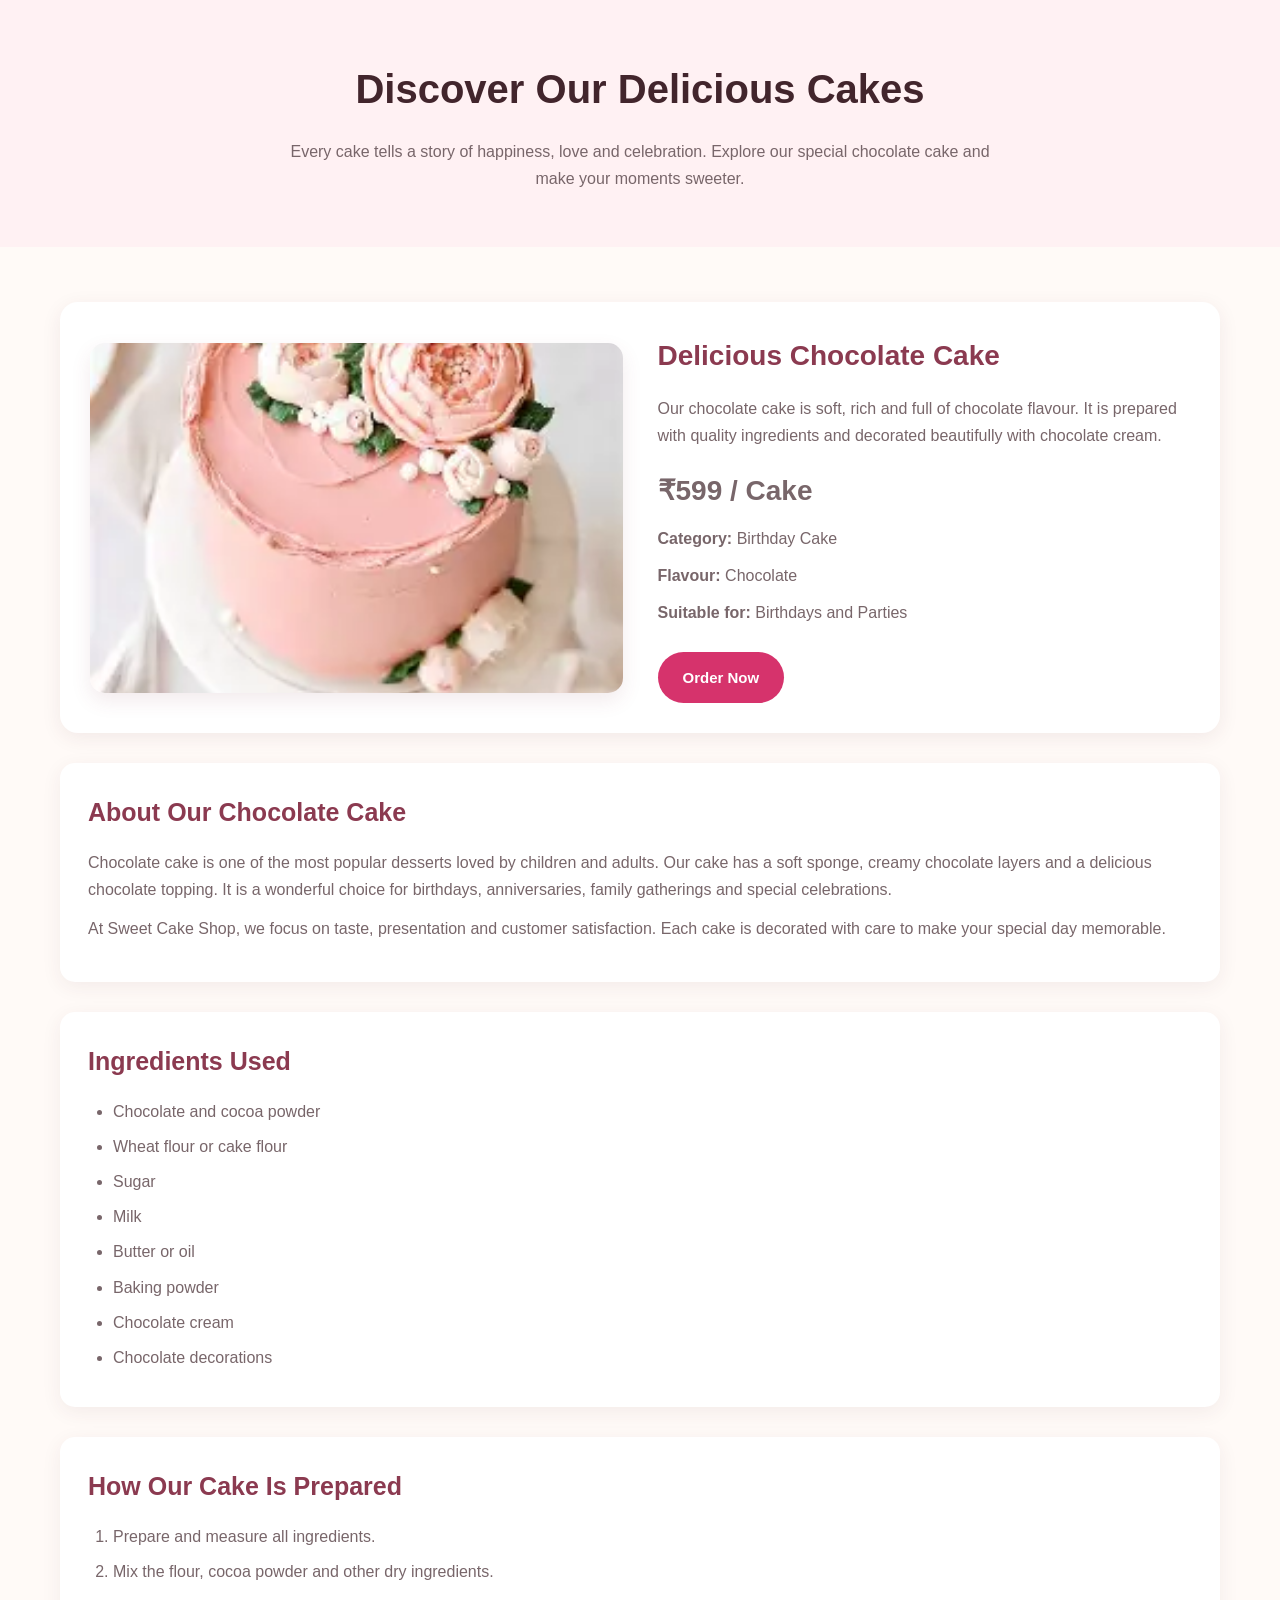
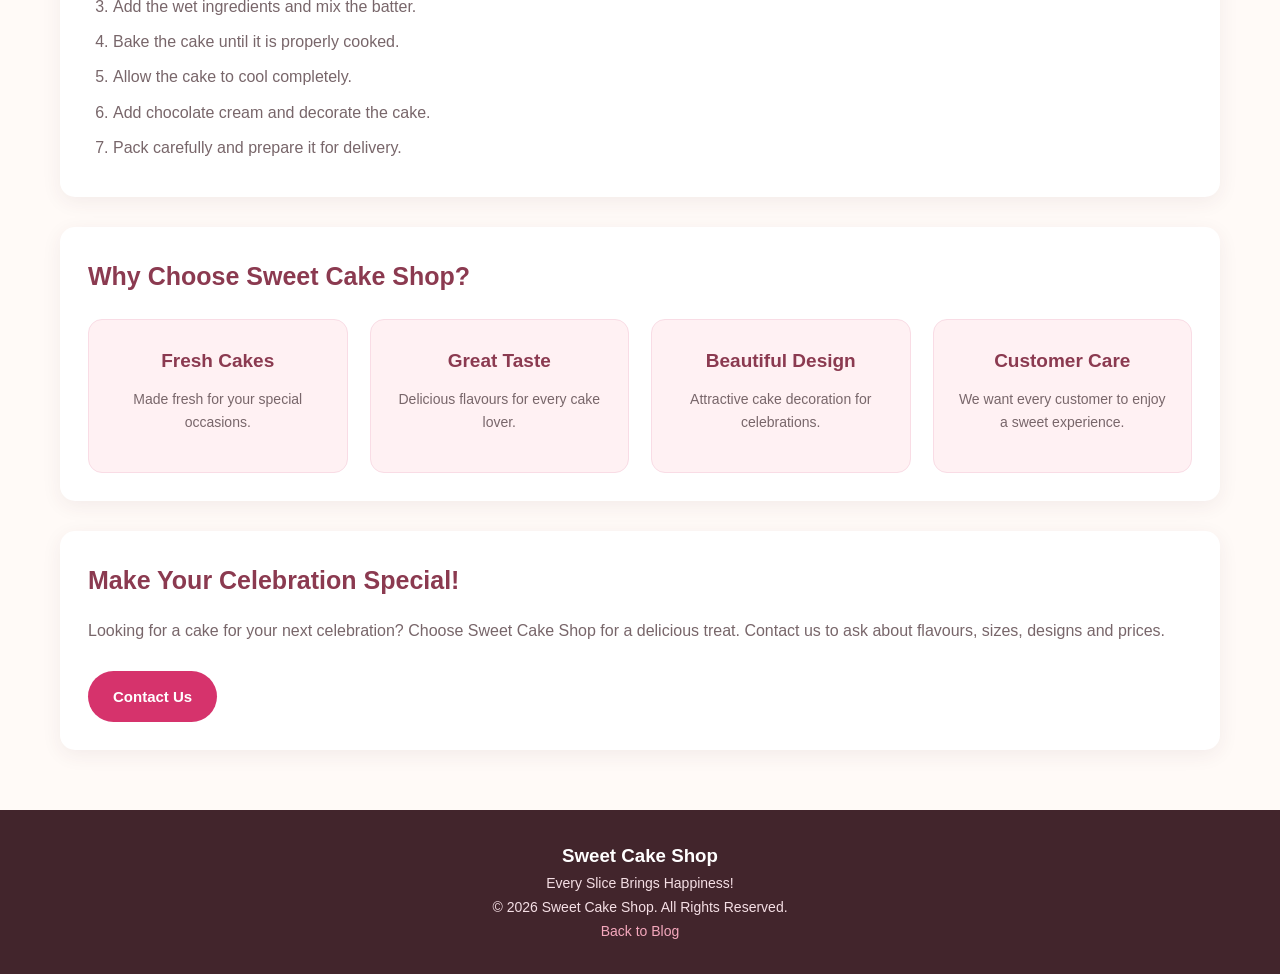
<file: readmore.html>
<!DOCTYPE html>
<html lang="en">
<head>
<meta charset="UTF-8">
<meta name="viewport" content="width=device-width, initial-scale=1.0">
<link rel="stylesheet" href="readmore.css">

<title>Read More - Sweet Cake Shop</title>


</head>

<body>

<section class="hero">
    <h2>Discover Our Delicious Cakes</h2>
    <p>
        Every cake tells a story of happiness, love and celebration.
        Explore our special chocolate cake and make your moments sweeter.
    </p>
</section>

<div class="container">

    <section class="cake-details">

        <div class="cake-image">
            <img src="assets/pink.webp">
        </div>

        <div class="cake-info">
            <h2>Delicious Chocolate Cake </h2>

            <p>
                Our chocolate cake is soft, rich and full of chocolate
                flavour. It is prepared with quality ingredients and
                decorated beautifully with chocolate cream.
            </p>

            <p class="price">₹599 / Cake</p>

            <p><strong>Category:</strong> Birthday Cake</p>
            <p><strong>Flavour:</strong> Chocolate</p>
            <p><strong>Suitable for:</strong> Birthdays and Parties</p>

            <a href="order.html" class="order-btn">
                Order Now
            </a>
        </div>

    </section>

    <section class="section">
        <h2>About Our Chocolate Cake</h2>

        <p>
            Chocolate cake is one of the most popular desserts loved
            by children and adults. Our cake has a soft sponge,
            creamy chocolate layers and a delicious chocolate topping.
            It is a wonderful choice for birthdays, anniversaries,
            family gatherings and special celebrations.
        </p>

        <p>
            At Sweet Cake Shop, we focus on taste, presentation and
            customer satisfaction. Each cake is decorated with care
            to make your special day memorable.
        </p>
    </section>

    <section class="section">
        <h2>Ingredients Used</h2>

        <ul>
            <li>Chocolate and cocoa powder</li>
            <li>Wheat flour or cake flour</li>
            <li>Sugar</li>
            <li>Milk</li>
            <li>Butter or oil</li>
            <li>Baking powder</li>
            <li>Chocolate cream</li>
            <li>Chocolate decorations</li>
        </ul>
    </section>

    <section class="section">
        <h2>How Our Cake Is Prepared</h2>

        <ol>
            <li>Prepare and measure all ingredients.</li>
            <li>Mix the flour, cocoa powder and other dry ingredients.</li>
            <li>Add the wet ingredients and mix the batter.</li>
            <li>Bake the cake until it is properly cooked.</li>
            <li>Allow the cake to cool completely.</li>
            <li>Add chocolate cream and decorate the cake.</li>
            <li>Pack carefully and prepare it for delivery.</li>
        </ol>
    </section>

    <section class="section">
        <h2>Why Choose Sweet Cake Shop?</h2>

        <div class="features">

            <div class="feature-card">
                <h3> Fresh Cakes</h3>
                <p>Made fresh for your special occasions.</p>
            </div>

            <div class="feature-card">
                <h3> Great Taste</h3>
                <p>Delicious flavours for every cake lover.</p>
            </div>

            <div class="feature-card">
                <h3> Beautiful Design</h3>
                <p>Attractive cake decoration for celebrations.</p>
            </div>

            <div class="feature-card">
                <h3>Customer Care</h3>
                <p>We want every customer to enjoy a sweet experience.</p>
            </div>

        </div>
    </section>

    <section class="section">
        <h2>Make Your Celebration Special!</h2>

        <p>
            Looking for a cake for your next celebration?
            Choose Sweet Cake Shop for a delicious treat.
            Contact us to ask about flavours, sizes, designs and prices.
        </p>

        <a href="contact.html" class="order-btn">
            Contact Us
        </a>
    </section>

</div>

<footer>
    <h3>Sweet Cake Shop</h3>
    <p>Every Slice Brings Happiness!</p>
    <p>© 2026 Sweet Cake Shop. All Rights Reserved.</p>
    <p><a href="blog.html">Back to Blog</a></p>
</footer>

</body>
</html>
</file>
<file: index.css>
* {
    margin: 0;
    padding: 0;
    box-sizing: border-box;
}

body {
    font-family: Arial, Helvetica, sans-serif;
    background-color: #fffaf7;
    color: #42252c;
}


header {
    background-color: #ffffff;
    box-shadow: 0 3px 15px rgba(90, 40, 50, 0.08);
    position: relative;
    z-index: 10;
}

.navbar {
    max-width: 1200px;
    margin: auto;
    padding: 18px 25px;
    display: flex;
    justify-content: space-between;
    align-items: center;
    gap: 20px;
}

.logo,
.footer h2 {
    font-size: 25px;
    font-weight: bold;
    color: #8b3a50;
    text-decoration: none;
    white-space: nowrap;
}

.logo span,
.footer span {
    color: #e77991;
}

.v-nav {
    display: flex;
    align-items: center;
    justify-content: center;
    flex-wrap: wrap;
    gap: 12px;
    list-style: none;
}

.v-nav a {
    text-decoration: none;
    color: #42252c;
    padding: 10px 13px;
    font-size: 15px;
    transition: 0.3s;
}

.v-nav a:hover,
.v-nav a.active {
    color: #d6336c;
}


.hero {
    max-width: 1200px;
    min-height: 490px;
    margin: auto;
    padding: 60px 35px;
    display: flex;
    justify-content: space-between;
    align-items: center;
    gap: 40px;
}

.hero-text {
    flex: 1;
}

.subtitle {
    color: #d6336c;
    font-size: 13px;
    font-weight: bold;
    letter-spacing: 2px;
    margin-bottom: 18px;
}

.hero h1 {
    font-size: clamp(38px, 5vw, 62px);
    line-height: 1.15;
    margin-bottom: 22px;
    color: #42252c;
}

.hero h1 span,
.section-heading h2 span {
    color: #d6336c;
}

.description {
    max-width: 480px;
    color: #78666a;
    font-size: 16px;
    line-height: 1.8;
    margin-bottom: 28px;
}

.main-btn {
    display: inline-block;
    padding: 14px 25px;
    background-color: #d6336c;
    color: white;
    text-decoration: none;
    border-radius: 30px;
    font-weight: bold;
    transition: 0.3s;
}

.main-btn:hover {
    background-color: #a61e4d;
    transform: translateY(-3px);
}

.hero-image {
    flex: 1;
    text-align: center;
}

.hero-image img {
    width: 100%;
    max-width: 490px;
    height: 350px;
    object-fit: cover;
    border-radius: 45% 45% 20px 20px;
    box-shadow: 0 15px 35px rgba(139, 58, 80, 0.15);
}

.cakes-section {
    background-color: #fff1f3;
    padding: 65px 25px;
}

.section-heading {
    text-align: center;
    margin-bottom: 40px;
}

.section-heading .subtitle {
    margin-bottom: 12px;
}

.section-heading h2 {
    font-size: clamp(28px, 4vw, 40px);
    margin-bottom: 12px;
}

.section-heading > p:last-child {
    color: #78666a;
    line-height: 1.6;
}


.cake-container {
    max-width: 1200px;
    margin: auto;
    display: flex;
    flex-wrap: wrap;
    justify-content: center;
    gap: 28px;
}

.card {
    width: calc((100% - 56px) / 3);
    min-width: 0;
    max-width: 360px;
    background-color: #ffffff;
    border-radius: 15px;
    overflow: hidden;
    box-shadow: 0 5px 20px rgba(90, 40, 50, 0.07);
    transition: transform 0.3s, box-shadow 0.3s;
}

.card:hover {
    transform: translateY(-8px);
    box-shadow: 0 12px 28px rgba(90, 40, 50, 0.15);
}

.card img {
    display: block;
    width: 100%;
    height: 220px;
    object-fit: cover;
}

.card-content {
    padding: 22px 18px;
    text-align: center;
}

.card h3 {
    color: #8b3a50;
    font-size: 20px;
    margin-bottom: 12px;
}

.card p {
    color: #78666a;
    font-size: 14px;
    line-height: 1.7;
    min-height: 48px;
    margin-bottom: 20px;
}

.order-btn {
    display: inline-block;
    padding: 11px 20px;
    background-color: #d6336c;
    color: #ffffff;
    text-decoration: none;
    border-radius: 25px;
    font-size: 14px;
    font-weight: bold;
    transition: 0.3s;
}

.order-btn:hover {
    background-color: #a61e4d;
}

.footer {
    background-color: #42252c;
    color: #ffffff;
    text-align: center;
    padding: 35px 15px;
}

.footer h2 {
    color: #ffffff;
    margin-bottom: 12px;
}

.footer p {
    color: #f5dfe5;
    font-size: 14px;
    line-height: 1.8;
}

.footer .copyright {
    margin-top: 15px;
    font-size: 12px;
    color: #d7bfc5;
}


@media (max-width: 900px) {
    .navbar {
        flex-direction: column;
    }

    .hero {
        padding: 45px 25px;
        gap: 25px;
    }

    .hero-image img {
        height: 300px;
    }

    .card {
        width: calc((100% - 28px) / 2);
    }
}


@media (max-width: 600px) {
    .navbar {
        padding: 18px 10px;
        gap: 12px;
    }

    .logo {
        font-size: 23px;
    }

    .v-nav {
        gap: 3px;
    }

    .v-nav a {
        font-size: 13px;
        padding: 8px;
    }

    .hero {
        flex-direction: column;
        text-align: center;
        padding: 40px 20px;
        gap: 30px;
    }

    .hero-text,
    .hero-image {
        width: 100%;
    }

    .hero h1 {
        font-size: 39px;
    }

    .description {
        margin-left: auto;
        margin-right: auto;
        font-size: 14px;
    }

    .hero-image img {
        width: 100%;
        max-width: 380px;
        height: 260px;
        border-radius: 25px;
    }

    .cakes-section {
        padding: 45px 15px;
    }

    .section-heading {
        margin-bottom: 28px;
    }

    .cake-container {
        gap: 18px;
    }

    .card {
        width: 100%;
        max-width: 380px;
    }

    .card img {
        height: 230px;
    }
}
</file>
<file: About.css>
* {
    margin: 0;
    padding: 0;
    box-sizing: border-box;
}


body {
    font-family: Arial, Helvetica, sans-serif;
    background-color: #fffaf7;
    color: #42252c;
    line-height: 1.6;
}

img {
    max-width: 100%;
}


header {
    background-color: #ffffff;
    box-shadow: 0 3px 15px rgba(90, 40, 50, 0.08);
    position: relative;
    z-index: 10;
}

.navbar {
    max-width: 1200px;
    margin: auto;
    padding: 18px 25px;
    display: flex;
    justify-content: space-between;
    align-items: center;
    gap: 20px;
}

.logo,
.footer h2 {
    font-size: 25px;
    font-weight: bold;
    color: #8b3a50;
    text-decoration: none;
    white-space: nowrap;
}

.logo span,
.footer span {
    color: #e77991;
}

.v-nav {
    display: flex;
    align-items: center;
    justify-content: center;
    flex-wrap: wrap;
    gap: 12px;
    list-style: none;
}

.v-nav a {
    text-decoration: none;
    color: #42252c;
    padding: 10px 13px;
    font-size: 15px;
    transition: 0.3s;
}

.v-nav a:hover,
.v-nav a.active {
    color: #d6336c;
}


.about-section {
    width: 100%;
    background-color: #fffaf7;
}

.about-layout {
    max-width: 1200px;
    min-height: 490px;
    margin: auto;
    padding: 60px 35px;
    display: flex;
    justify-content: space-between;
    align-items: center;
    gap: 40px;
}

.about {
    flex: 1;
    min-width: 0;
}

.cake-img {
    display: block;
    width: 100%;
    max-width: 490px;
    height: 350px;
    object-fit: cover;
    border-radius: 45% 45% 20px 20px;
    box-shadow: 0 15px 35px rgba(139, 58, 80, 0.15);
    transition: transform 0.3s;
}

.cake-img:hover {
    transform: translateY(-4px);
}

.about-content {
    flex: 1;
    min-width: 0;
}

.small-title {
    color: #d6336c;
    font-size: 13px;
    font-weight: bold;
    letter-spacing: 2px;
    margin-bottom: 18px;
}

.about-head {
    font-size: clamp(38px, 5vw, 52px);
    line-height: 1.15;
    margin-bottom: 22px;
    color: #42252c;
}

.about-head span {
    color: #d6336c;
}

.small-h2 {
    color: #8b3a50;
    font-size: 22px;
    margin-bottom: 12px;
}

.about-para {
    max-width: 480px;
    color: #78666a;
    font-size: 16px;
    line-height: 1.8;
    margin-bottom: 18px;
}

.explore-btn {
    display: inline-block;
    padding: 14px 25px;
    background-color: #d6336c;
    color: #ffffff;
    text-decoration: none;
    border-radius: 30px;
    font-size: 15px;
    font-weight: bold;
    transition: 0.3s;
}

.explore-btn:hover {
    background-color: #a61e4d;
    color: #ffffff;
    transform: translateY(-3px);
}

.box {
    flex: 0 0 125px;
    min-height: 145px;
    display: flex;
    justify-content: center;
    align-items: center;
    padding: 15px;
    text-align: center;
    background-color: #fff1f3;
    color: #8b3a50;
    border: 1px solid #f5dfe5;
    border-radius: 50% 50% 20px 20px;
    font-family: Georgia, serif;
    font-size: 17px;
    font-weight: bold;
    line-height: 1.7;
    box-shadow: 0 8px 20px rgba(139, 58, 80, 0.10);
}

.special-section {
    background-color: #fff1f3;
    padding: 65px 25px;
    display: flex;
    flex-wrap: wrap;
    justify-content: center;
    align-items: stretch;
    gap: 28px;
}

.some-special {
    width: 100%;
    text-align: center;
    margin-bottom: 12px;
}

.tall-head {
    color: #42252c;
    font-size: clamp(28px, 4vw, 40px);
    line-height: 1.3;
}

.tall-head::after {
    content: "";
    display: block;
    width: 65px;
    height: 4px;
    margin: 14px auto 0;
    background-color: #d6336c;
    border-radius: 5px;
}

.special-section .card {
    width: calc((100% - 84px) / 4);
    min-width: 0;
    max-width: 300px;
    min-height: 250px;
    padding: 30px 20px;
    background-color: #ffffff;
    border: none;
    border-radius: 15px;
    text-align: center;
    overflow: hidden;
    box-shadow: 0 5px 20px rgba(90, 40, 50, 0.07);
    transition: transform 0.3s, box-shadow 0.3s;
}

.special-section .card:hover {
    transform: translateY(-8px);
    box-shadow: 0 12px 28px rgba(90, 40, 50, 0.15);
}

/* Feature Icons */
.special-section .card svg {
    display: block;
    width: 45px;
    height: 45px;
    margin: 0 auto 20px;
    color: #d6336c;
}


.special-section .card h2 {
    color: #8b3a50;
    font-size: 20px;
    margin-bottom: 12px;
}

.special-section .card p {
    color: #78666a;
    font-size: 14px;
    line-height: 1.7;
}
.footer {
    background-color: #42252c;
    color: #ffffff;
    text-align: center;
    padding: 35px 15px;
}

.footer h2 {
    font-size: 25px;
    font-weight: bold;
    color: #ffffff;
    margin-bottom: 12px;
}

.footer h2 span {
    color: #e77991;
}

.footer p {
    color: #f5dfe5;
    font-size: 14px;
    line-height: 1.8;
}

.footer .copyright {
    margin-top: 15px;
    font-size: 12px;
    color: #d7bfc5;
}

footer {
    background-color: #42252c;
    color: #ffffff;
    text-align: center;
    padding: 35px 15px;
}

footer h2 {
    font-size: 25px;
    color: #ffffff;
    margin-bottom: 12px;
}

footer h2 span {
    color: #e77991;
}

footer p {
    color: #f5dfe5;
    font-size: 14px;
    line-height: 1.8;
}

footer .copyright {
    margin-top: 15px;
    font-size: 12px;
    color: #d7bfc5;
}

   
@media (max-width: 900px) {

    .navbar {
        flex-direction: column;
    }

    .about-layout {
        padding: 45px 25px;
        gap: 25px;
    }

    .cake-img {
        height: 300px;
    }

    .about-head {
        font-size: 38px;
    }

    .box {
        flex-basis: 110px;
    }

    .special-section .card {
        width: calc((100% - 28px) / 2);
        max-width: 360px;
    }
}


@media (max-width: 600px) {

    .navbar {
        padding: 18px 10px;
        gap: 12px;
    }

    .logo {
        font-size: 23px;
    }

    .v-nav {
        gap: 3px;
    }

    .v-nav a {
        font-size: 13px;
        padding: 8px;
    }
    .about-layout {
        flex-direction: column;
        text-align: center;
        padding: 40px 20px;
        gap: 30px;
    }

    .about,
    .about-content {
        width: 100%;
        flex: 1 1 100%;
    }

    .cake-img {
        width: 100%;
        max-width: 380px;
        height: 260px;
        margin: auto;
        border-radius: 25px;
    }

    .small-title {
        font-size: 12px;
    }

    .about-head {
        font-size: 39px;
    }

    .small-h2 {
        font-size: 20px;
    }

    .about-para {
        max-width: 100%;
        font-size: 14px;
        margin-left: auto;
        margin-right: auto;
    }

    .box {
        flex: 0 0 auto;
        width: 130px;
        min-height: 125px;
        align-self: center;
        margin: auto;
    }

    .special-section {
        padding: 45px 15px;
        gap: 18px;
    }

    .tall-head {
        font-size: 29px;
    }

    .special-section .card {
        width: 100%;
        max-width: 380px;
        min-height: auto;
        padding: 25px 20px;
    }

    .special-section .card img {
        width: 100%;
        height: auto;
    }

    .footer,
    footer {
        padding: 30px 15px;
    }
}

@media (max-width: 360px) {

    .navbar {
        padding: 15px 5px;
    }

    .logo {
        font-size: 21px;
    }

    .v-nav {
        gap: 0;
    }

    .v-nav a {
        font-size: 12px;
        padding: 7px 6px;
    }

    .about-head {
        font-size: 32px;
    }

    .tall-head {
        font-size: 25px;
    }
}
</file>
<file: blog.css>
* {
    margin: 0;
    padding: 0;
    box-sizing: border-box;
}


body {
    font-family: Arial, Helvetica, sans-serif;
    background-color: #fffaf7;
    color: #42252c;
}

.d1 {
    width: 100%;
    min-height: 100vh;
}
header {
    background-color: #ffffff;
    box-shadow: 0 3px 15px rgba(90, 40, 50, 0.08);
    position: relative;
    z-index: 10;
}

.navbar {
    max-width: 1200px;
    margin: auto;
    padding: 18px 25px;
    display: flex;
    justify-content: space-between;
    align-items: center;
    gap: 20px;
}

.logo,
.footer h2 {
    font-size: 25px;
    font-weight: bold;
    color: #8b3a50;
    text-decoration: none;
    white-space: nowrap;
}

.logo span,
.footer span {
    color: #e77991;
}

.v-nav {
    display: flex;
    align-items: center;
    justify-content: center;
    flex-wrap: wrap;
    gap: 12px;
    list-style: none;
}

.v-nav a {
    text-decoration: none;
    color: #42252c;
    padding: 10px 13px;
    font-size: 15px;
    transition: 0.3s;
}

.v-nav a:hover,
.v-nav a.active {
    color: #d6336c;
}
.hero {
    width: 100%;
    padding: 65px 20px;
    text-align: center;
    background: linear-gradient(
        135deg,
        #fff1f3,
        #ffe0e6
    );
}

.hero h1 {
    color: #42252c;
    font-size: clamp(32px, 4vw, 42px);
    margin-bottom: 15px;
}

.hero h1 span {
    color: #d6336c;
}

.hero h1::after {
    content: "";
    display: block;
    width: 65px;
    height: 4px;
    margin: 14px auto 0;
    background-color: #d6336c;
    border-radius: 5px;
}

.hero p {
    max-width: 650px;
    margin: 18px auto 0;
    color: #78666a;
    font-size: 16px;
    line-height: 1.8;
}

.blog-container {
    width: 100%;
    max-width: 1200px;
    margin: 0 auto;
    padding: 55px 25px;

    display: flex;
    flex-wrap: wrap;
    justify-content: center;
    align-items: stretch;
    gap: 28px;
}


 
.blog-card {
    flex: 0 1 calc((100% - 56px) / 3);
    min-width: 0;
    background-color: #ffffff;
    border: 1px solid #f5dfe5;
    border-radius: 15px;
    overflow: hidden;

    display: flex;
    flex-direction: column;

    box-shadow: 0 5px 20px rgba(90, 40, 50, 0.07);
    transition: transform 0.3s, box-shadow 0.3s;
}

.blog-card:hover {
    transform: translateY(-7px);
    box-shadow: 0 12px 28px rgba(90, 40, 50, 0.15);
}

.blog-card img {
    display: block;
    width: 100%;
    height: 220px;
    object-fit: cover;
    transition: transform 0.4s;
}

.blog-card:hover img {
    transform: scale(1.03);
}

.blog-content {
    padding: 22px 20px 25px;

    display: flex;
    flex-direction: column;
    align-items: flex-start;
    flex: 1;
}

.blog-content h3 {
    color: #8b3a50;
    font-size: 21px;
    line-height: 1.4;
    margin-bottom: 12px;
}

.blog-content p {
    color: #78666a;
    font-size: 14px;
    line-height: 1.8;
    margin-bottom: 22px;
}

.blog-content a {
    display: inline-block;
    margin-top: auto;
    padding: 11px 22px;
    background-color: #d6336c;
    color: #ffffff;
    text-decoration: none;
    border-radius: 30px;
    font-size: 14px;
    font-weight: bold;
    transition: 0.3s;
}

.blog-content a:hover {
    background-color: #a61e4d;
    color: #ffffff;
    transform: translateY(-2px);
}

 
.footer {
    background-color: #42252c;
    color: #ffffff;
    text-align: center;
    padding: 35px 15px;
}

.footer h2 {
    font-size: 25px;
    font-weight: bold;
    color: #ffffff;
    margin-bottom: 12px;
}

.footer h2 span {
    color: #e77991;
}

.footer p {
    color: #f5dfe5;
    font-size: 14px;
    line-height: 1.8;
}

.footer .copyright {
    margin-top: 15px;
    font-size: 12px;
    color: #d7bfc5;
}

footer {
    background-color: #42252c;
    color: #ffffff;
    text-align: center;
    padding: 35px 15px;
}

footer h2 {
    color: #ffffff;
    margin-bottom: 12px;
}

footer h2 span {
    color: #e77991;
}

footer p {
    color: #f5dfe5;
    font-size: 14px;
    line-height: 1.8;
}

@media (max-width: 900px) {

    .navbar {
        flex-direction: column;
    }

    .blog-container {
        gap: 22px;
        padding: 45px 20px;
    }

    .blog-card {
        flex: 0 1 calc((100% - 22px) / 2);
    }

    .blog-card img {
        height: 220px;
    }
}

 
@media (max-width: 600px) {

    /* Navbar */
    .navbar {
        padding: 18px 10px;
        gap: 12px;
    }

    .logo {
        font-size: 23px;
    }

    .v-nav {
        gap: 3px;
    }

    .v-nav a {
        font-size: 13px;
        padding: 8px;
    }

    .hero {
        padding: 45px 18px;
    }

    .hero h1 {
        font-size: 32px;
    }

    .hero p {
        font-size: 14px;
    }

    .blog-container {
        padding: 35px 15px;
        gap: 22px;
    }

    .blog-card {
        flex: 0 1 100%;
        width: 100%;
        max-width: 380px;
    }

    .blog-card img {
        height: 230px;
    }

    .blog-content {
        padding: 20px 18px 23px;
    }

    .blog-content h3 {
        font-size: 20px;
    }

    .blog-content p {
        font-size: 14px;
    }

    .footer,
    footer {
        padding: 30px 15px;
    }
}

@media (max-width: 360px) {

    .navbar {
        padding: 15px 5px;
    }

    .logo {
        font-size: 21px;
    }

    .v-nav {
        gap: 0;
    }

    .v-nav a {
        font-size: 12px;
        padding: 7px 6px;
    }

    .hero h1 {
        font-size: 28px;
    }

    .blog-card img {
        height: 200px;
    }
}
</file>
<file: contact.css>
* {
    margin: 0;
    padding: 0;
    box-sizing: border-box;
}


body {
    font-family: Arial, Helvetica, sans-serif;
    background-color: #fffaf7;
    color: #42252c;
}


.d1 {
    width: 100%;
    min-height: 100vh;
}
header {
    background-color: #ffffff;
    box-shadow: 0 3px 15px rgba(90, 40, 50, 0.08);
    position: relative;
    z-index: 10;
}

.navbar {
    max-width: 1200px;
    margin: auto;
    padding: 18px 25px;
    display: flex;
    justify-content: space-between;
    align-items: center;
    gap: 20px;
}

.logo,
.footer h2 {
    font-size: 25px;
    font-weight: bold;
    color: #8b3a50;
    text-decoration: none;
    white-space: nowrap;
}

.logo span,
.footer span {
    color: #e77991;
}

.v-nav {
    display: flex;
    align-items: center;
    justify-content: center;
    flex-wrap: wrap;
    gap: 12px;
    list-style: none;
}

.v-nav a {
    text-decoration: none;
    color: #42252c;
    padding: 10px 13px;
    font-size: 15px;
    transition: 0.3s;
}

.v-nav a:hover,
.v-nav a.active {
    color: #d6336c;
}

        .container {
            max-width: 800px;
            margin: 30px auto;
            padding: 25px;
            background: rgb(254, 228, 228);
            border-radius: 12px;
            box-shadow: 0 4px 12px #e6b9c5;
        }

        h2 {
            text-align: center;
            color: #d6537b;
        }

        .contact-info {
            text-align: center;
            line-height: 2;
        }

        form {
            display: flex;
            flex-direction: column;
            gap: 12px;
            margin-top: 20px;
        }

        input, textarea {
            padding: 12px;
            border: 1px solid #e5a6b8;
            border-radius: 6px;
            font-size: 16px;
        }

        button {
            background: #df6689;
            color: white;
            padding: 12px;
            border: none;
            border-radius: 6px;
            font-size: 16px;
        }

        button:hover {
            background: #b84468;
        }

        footer {
            text-align: center;
            background: #713c4b;
            color: white;
            padding: 15px;
            margin-top: 30px;
        }
</file>
<file: order.css>
* {
    margin: 0;
    padding: 0;
    box-sizing: border-box;
}

body {
    font-family: Arial, Helvetica, sans-serif;
    background-color: #fffaf7;
    color: #42252c;
}

.order-page {
    min-height: 100vh;
    display: flex;
    justify-content: center;
    align-items: center;
    padding: 50px 20px;
    background-color: #fff1f3;
}

.order-box {
    width: 950px;
    max-width: 100%;
    background-color: #ffffff;
    border-radius: 20px;
    padding: 35px;
    display: flex;
    align-items: center;
    gap: 40px;
    box-shadow: 0 8px 30px rgba(90, 40, 50, 0.10);
}

.cake-image {
    width: 45%;
    flex-shrink: 0;
}

.cake-image img {
    display: block;
    width: 100%;
    height: 430px;
    object-fit: cover;
    border-radius: 15px;
    box-shadow: 0 8px 20px rgba(139, 58, 80, 0.12);
}

.order-form {
    width: 55%;
}

.order-form h1 {
    font-family: Georgia, serif;
    font-size: clamp(28px, 4vw, 36px);
    color: #8b3a50;
    margin-bottom: 12px;
}

.order-form p {
    color: #78666a;
    font-size: 15px;
    line-height: 1.7;
    margin-bottom: 25px;
}

.input-box {
    margin-bottom: 18px;
}

.input-box label {
    display: block;
    margin-bottom: 8px;
    color: #42252c;
    font-size: 14px;
    font-weight: bold;
}

.input-box input,
.input-box select,
.input-box textarea {
    display: block;
    width: 100%;
    padding: 13px 14px;
    border: 1px solid #ead9dd;
    border-radius: 9px;
    background-color: #fffaf9;
    color: #42252c;
    font-family: Arial, Helvetica, sans-serif;
    font-size: 14px;
    outline: none;
    transition: 0.3s;
}

.input-box input:focus,
.input-box select:focus,
.input-box textarea:focus {
    border-color: #d6336c;
    box-shadow: 0 0 0 3px rgba(214, 51, 108, 0.10);
    background-color: #ffffff;
}

.input-box textarea {
    height: 90px;
    resize: vertical;
}

.place-order {
    display: block;
    width: 100%;
    padding: 14px 20px;
    border: none;
    border-radius: 30px;
    background-color: #d6336c;
    color: #ffffff;
    font-size: 16px;
    font-weight: bold;
    cursor: pointer;
    transition: 0.3s;
}

.place-order:hover {
    background-color: #a61e4d;
    transform: translateY(-2px);
}

.back {
    display: block;
    text-align: center;
    margin-top: 18px;
    color: #d6336c;
    font-size: 14px;
    text-decoration: none;
    transition: 0.3s;
}

.back:hover {
    color: #a61e4d;
    text-decoration: underline;
}

@media (max-width: 800px) {
    .order-box {
        width: 650px;
        padding: 28px;
        gap: 25px;
    }

    .cake-image {
        width: 42%;
    }

    .cake-image img {
        height: 380px;
    }

    .order-form {
        width: 58%;
    }

    .order-form h1 {
        font-size: 30px;
    }
}

@media (max-width: 600px) {
    .order-page {
        padding: 25px 15px;
    }

    .order-box {
        width: 100%;
        flex-direction: column;
        padding: 20px;
        gap: 25px;
        border-radius: 15px;
    }

    .cake-image,
    .order-form {
        width: 100%;
    }

    .cake-image img {
        height: 250px;
        border-radius: 12px;
    }

    .order-form h1 {
        font-size: 30px;
    }

    .order-form p {
        font-size: 14px;
        margin-bottom: 20px;
    }

    .input-box {
        margin-bottom: 16px;
    }

    .place-order {
        padding: 13px;
    }
}
</file>
<file: Product.css>
* {
    margin: 0;
    padding: 0;
    box-sizing: border-box;
}

body {
    font-family: Arial, Helvetica, sans-serif;
    background-color: #fffaf7;
    color: #42252c;
}

.d1 {
    width: 100%;
    min-height: 100vh;
}
header {
    background-color: #ffffff;
    box-shadow: 0 3px 15px rgba(90, 40, 50, 0.08);
    position: relative;
    z-index: 10;
}

.navbar {
    max-width: 1200px;
    margin: auto;
    padding: 18px 25px;
    display: flex;
    justify-content: space-between;
    align-items: center;
    gap: 20px;
}

.logo,
.footer h2 {
    font-size: 25px;
    font-weight: bold;
    color: #8b3a50;
    text-decoration: none;
    white-space: nowrap;
}

.logo span,
.footer span {
    color: #e77991;
}

.v-nav {
    display: flex;
    align-items: center;
    justify-content: center;
    flex-wrap: wrap;
    gap: 12px;
    list-style: none;
}

.v-nav a {
    text-decoration: none;
    color: #42252c;
    padding: 10px 13px;
    font-size: 15px;
    transition: 0.3s;
}

.v-nav a:hover,
.v-nav a.active {
    color: #d6336c;
}

.products {
    width: 100%;
    padding: 65px 25px;
    text-align: center;
    background: linear-gradient(
        180deg,
        #fffaf7,
        #fff1f3
    );
}

.products h1 {
    color: #42252c;
    font-size: clamp(32px, 4vw, 42px);
    margin-bottom: 12px;
}

.products h1::after {
    content: "";
    display: block;
    width: 65px;
    height: 4px;
    margin: 14px auto 0;
    background-color: #d6336c;
    border-radius: 5px;
}

.products > p {
    color: #78666a;
    font-size: 16px;
    margin: 18px 0 38px;
}


 
.product-container {
    width: 100%;
    max-width: 1200px;
    margin: auto;
    display: flex;
    justify-content: center;
    flex-wrap: wrap;
    align-items: stretch;
    gap: 28px;
}


.product-container .card {
    width: calc((100% - 56px) / 3);
    max-width: 360px;
    min-width: 0;
    background-color: #ffffff;
    border: 1px solid #f5dfe5;
    border-radius: 15px;
    overflow: hidden;
    box-shadow: 0 5px 20px rgba(90, 40, 50, 0.07);
    transition: transform 0.3s, box-shadow 0.3s;
}

.product-container .card:hover {
    transform: translateY(-8px);
    box-shadow: 0 12px 28px rgba(90, 40, 50, 0.15);
}

.product-container .card img {
    display: block;
    width: 100%;
    height: 230px;
    object-fit: cover;
    transition: transform 0.4s;
}

.product-container .card:hover img {
    transform: scale(1.04);
}

.product-container .card {
    isolation: isolate;
}

.card-content {
    padding: 22px 18px 25px;
    text-align: center;
    background-color: #ffffff;
}

.product-container .card h2 {
    color: #8b3a50;
    font-size: 20px;
    line-height: 1.4;
    margin-bottom: 12px;
}

.price {
    color: #d6336c;
    font-size: 21px;
    font-weight: bold;
    margin-bottom: 18px;
}

.order-btn {
    display: inline-block;
    text-decoration: none;
    padding: 11px 24px;
    border-radius: 30px;
    background-color: #d6336c;
    color: #ffffff;
    font-size: 14px;
    font-weight: bold;
    transition: 0.3s;
}

.order-btn:hover {
    background-color: #a61e4d;
    color: #ffffff;
    transform: translateY(-2px);
}

.filters {
    display: flex;
    justify-content: center;
    align-items: center;
    flex-wrap: wrap;
    gap: 15px;
    padding: 25px 15px;
    background-color: #fff1f3;
}

.filter {
    padding: 11px 25px;
    border: 1px solid #eadbd7;
    border-radius: 30px;
    background-color: #ffffff;
    color: #42252c;
    font-size: 14px;
    cursor: pointer;
    transition: 0.3s;
}

.filter.active,
.filter:hover {
    background-color: #d6336c;
    border-color: #d6336c;
    color: #ffffff;
}

@media (max-width: 900px) {

    .navbar {
        flex-direction: column;
    }

    .products {
        padding: 50px 22px;
    }

    .product-container {
        gap: 22px;
    }

    .product-container .card {
        width: calc((100% - 22px) / 2);
    }

    .product-container .card img {
        height: 220px;
    }
}


@media (max-width: 600px) {

    /* Navbar */
    .navbar {
        padding: 18px 10px;
        gap: 12px;
    }

    .logo {
        font-size: 23px;
    }

    .v-nav {
        gap: 3px;
    }

    .v-nav a {
        font-size: 13px;
        padding: 8px;
    }

    .products {
        padding: 42px 15px;
    }

    .products h1 {
        font-size: 32px;
    }

    .products > p {
        font-size: 14px;
        margin-bottom: 28px;
    }

    .product-container {
        gap: 20px;
    }

    .product-container .card {
        width: 100%;
        max-width: 380px;
    }

    .product-container .card img {
        height: 240px;
    }

    .card-content {
        padding: 20px 15px 24px;
    }

    .product-container .card h2 {
        font-size: 20px;
    }

    .price {
        font-size: 20px;
    }

    .filters {
        gap: 10px;
        padding: 20px 10px;
    }

    .filter {
        padding: 9px 17px;
        font-size: 13px;
    }
}

@media (max-width: 360px) {

    .navbar {
        padding: 15px 5px;
    }

    .logo {
        font-size: 21px;
    }

    .v-nav {
        gap: 0;
    }

    .v-nav a {
        font-size: 12px;
        padding: 7px 6px;
    }

    .products h1 {
        font-size: 28px;
    }

    .product-container .card img {
        height: 210px;
    }
}
</file>
<file: readmore.css>
* {
    margin: 0;
    padding: 0;
    box-sizing: border-box;
}

body {
    font-family: Arial, Helvetica, sans-serif;
    background-color: #fffaf7;
    color: #42252c;
    line-height: 1.7;
}

header {
    background-color: #ffffff;
    color: #42252c;
    text-align: center;
    padding: 25px 20px;
    box-shadow: 0 3px 15px rgba(90, 40, 50, 0.08);
}

header h1 {
    font-size: clamp(28px, 4vw, 38px);
    color: #8b3a50;
    margin-bottom: 8px;
}

header p {
    color: #78666a;
    font-size: 15px;
}

.hero {
    text-align: center;
    padding: 55px 20px;
    background-color: #fff1f3;
}

.hero h2 {
    color: #42252c;
    font-size: clamp(28px, 4vw, 40px);
    margin-bottom: 12px;
}

.hero h2 span {
    color: #d6336c;
}

.hero p {
    max-width: 700px;
    margin: 15px auto 0;
    color: #78666a;
    font-size: 16px;
}

.container {
    max-width: 1200px;
    margin: 35px auto;
    padding: 20px;
}

.cake-details {
    display: flex;
    flex-wrap: wrap;
    gap: 35px;
    align-items: center;
    background-color: #ffffff;
    padding: 30px;
    border-radius: 18px;
    box-shadow: 0 5px 20px rgba(90, 40, 50, 0.08);
}

.cake-image {
    flex: 1 1 300px;
    min-width: 0;
}

.cake-image img {
    display: block;
    width: 100%;
    height: 350px;
    object-fit: cover;
    border-radius: 15px;
    box-shadow: 0 8px 20px rgba(139, 58, 80, 0.10);
    transition: transform 0.3s;
}

.cake-image img:hover {
    transform: scale(1.02);
}

.cake-info {
    flex: 1 1 300px;
    min-width: 0;
}

.cake-info h2 {
    color: #8b3a50;
    font-size: 28px;
    margin-bottom: 15px;
}

.cake-info p {
    color: #78666a;
    margin-bottom: 10px;
}

.price {
    color: #d6336c;
    font-size: 28px;
    font-weight: bold;
    margin: 18px 0;
}

.order-btn {
    display: inline-block;
    background-color: #d6336c;
    color: #ffffff;
    text-decoration: none;
    padding: 13px 25px;
    border-radius: 30px;
    margin-top: 15px;
    font-size: 15px;
    font-weight: bold;
    transition: 0.3s;
}

.order-btn:hover {
    background-color: #a61e4d;
    transform: translateY(-3px);
}

.section {
    background-color: #ffffff;
    margin-top: 30px;
    padding: 28px;
    border-radius: 15px;
    box-shadow: 0 5px 20px rgba(90, 40, 50, 0.07);
}

.section h2 {
    color: #8b3a50;
    font-size: 25px;
    margin-bottom: 15px;
}

.section p {
    color: #78666a;
    margin-bottom: 12px;
}

.section ul,
.section ol {
    padding-left: 25px;
}

.section li {
    color: #78666a;
    margin-bottom: 8px;
}

.features {
    display: flex;
    flex-wrap: wrap;
    gap: 22px;
    margin-top: 22px;
}

.feature-card {
    flex: 1 1 200px;
    background-color: #fff1f3;
    padding: 25px 20px;
    text-align: center;
    border-radius: 14px;
    border: 1px solid #f9dce5;
    transition: transform 0.3s, box-shadow 0.3s;
}

.feature-card:hover {
    transform: translateY(-6px);
    box-shadow: 0 8px 20px rgba(90, 40, 50, 0.10);
}

.feature-card h3 {
    color: #8b3a50;
    font-size: 19px;
    margin-bottom: 10px;
}

.feature-card p {
    color: #78666a;
    font-size: 14px;
}

footer {
    background-color: #42252c;
    color: #ffffff;
    text-align: center;
    padding: 30px 20px;
    margin-top: 40px;
}

footer p {
    color: #f5dfe5;
    font-size: 14px;
}

footer a {
    color: #f5a8bd;
    text-decoration: none;
    transition: 0.3s;
}

footer a:hover {
    color: #ffffff;
    text-decoration: underline;
}

@media (max-width: 900px) {
    .container {
        padding: 18px;
    }

    .cake-details {
        gap: 25px;
        padding: 25px;
    }

    .cake-image img {
        height: 300px;
    }

    .features {
        gap: 18px;
    }
}

@media (max-width: 600px) {
    header {
        padding: 22px 15px;
    }

    header h1 {
        font-size: 28px;
    }

    header p {
        font-size: 14px;
    }

    .hero {
        padding: 40px 18px;
    }

    .hero h2 {
        font-size: 27px;
    }

    .hero p {
        font-size: 14px;
    }

    .container {
        padding: 12px;
        margin: 20px auto;
    }

    .cake-details {
        flex-direction: column;
        padding: 18px;
        gap: 22px;
    }

    .cake-image,
    .cake-info {
        width: 100%;
        flex: 1 1 auto;
    }

    .cake-image img {
        height: 250px;
    }

    .cake-info h2 {
        font-size: 24px;
    }

    .price {
        font-size: 25px;
    }

    .section {
        padding: 20px;
        margin-top: 20px;
    }

    .section h2 {
        font-size: 22px;
    }

    .features {
        flex-direction: column;
        gap: 15px;
    }

    .feature-card {
        flex: 1 1 auto;
        width: 100%;
    }

    footer {
        padding: 25px 15px;
    }
}
</file>
